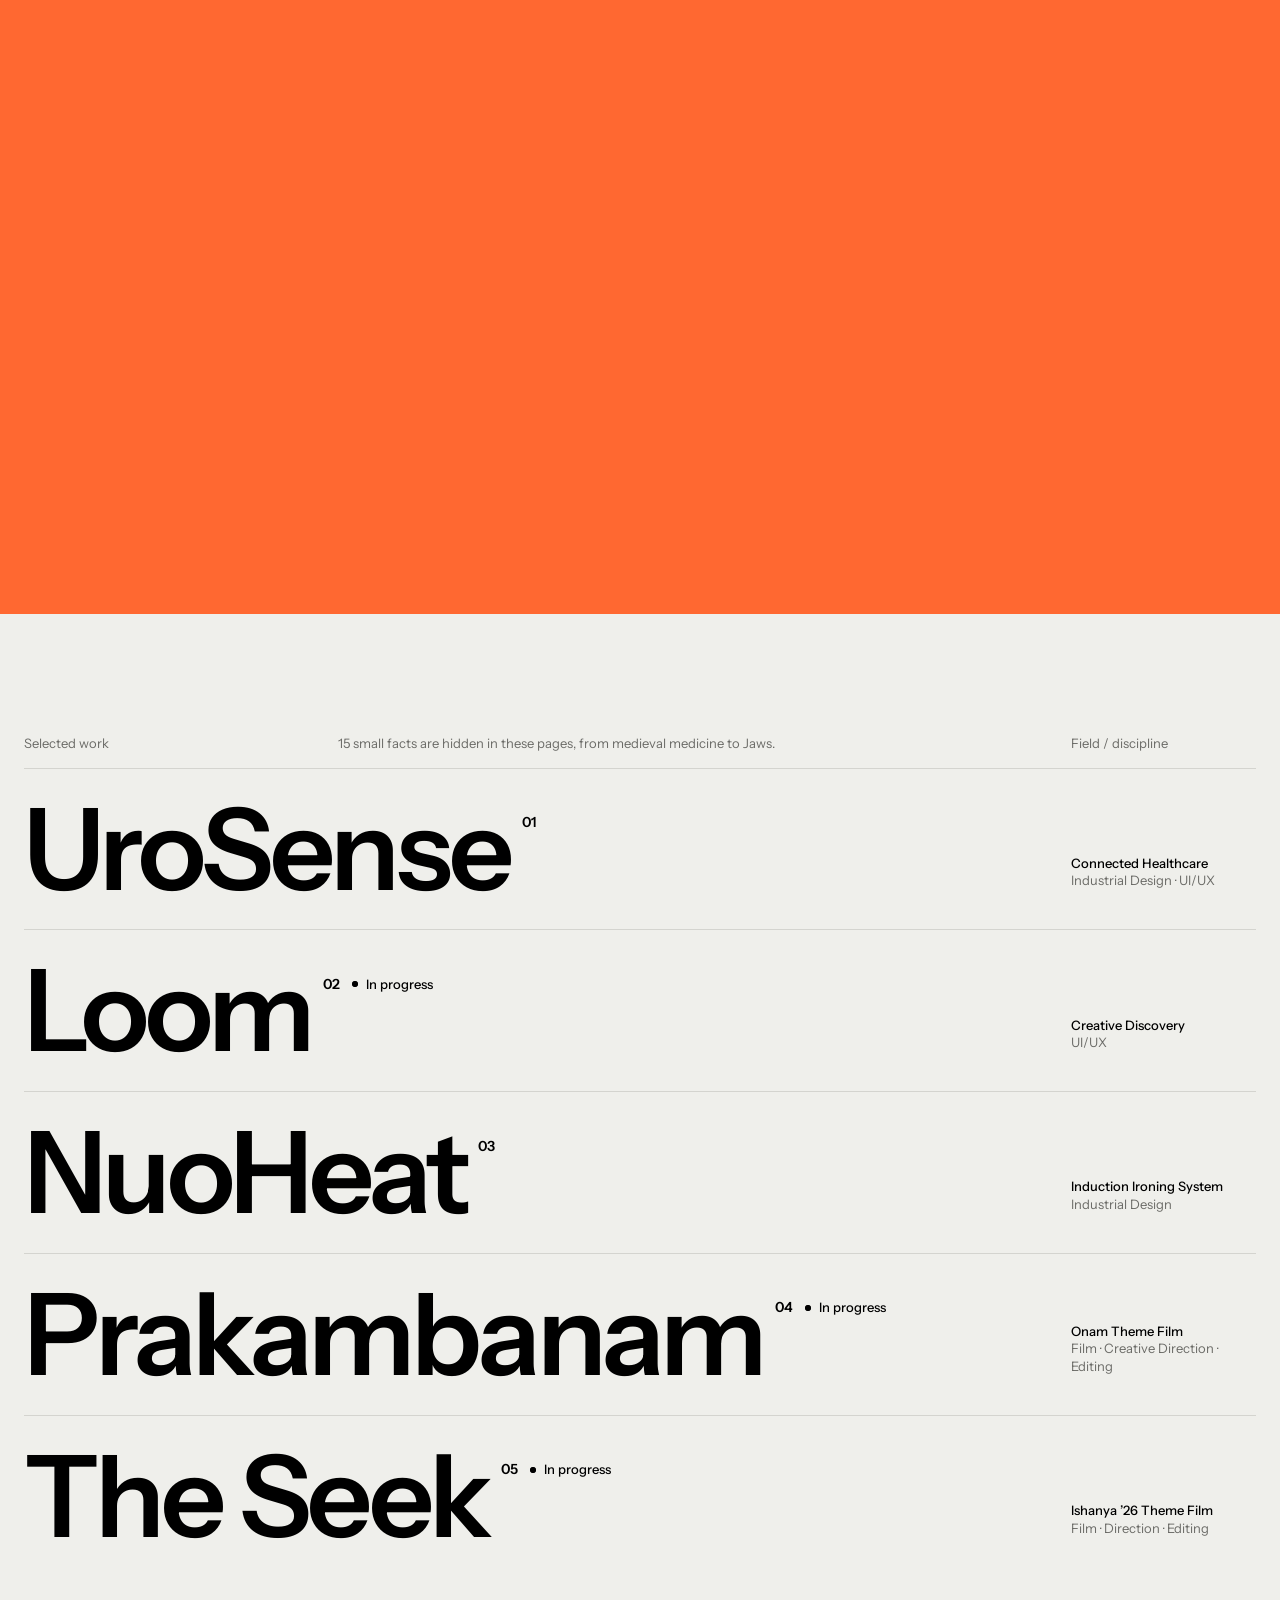
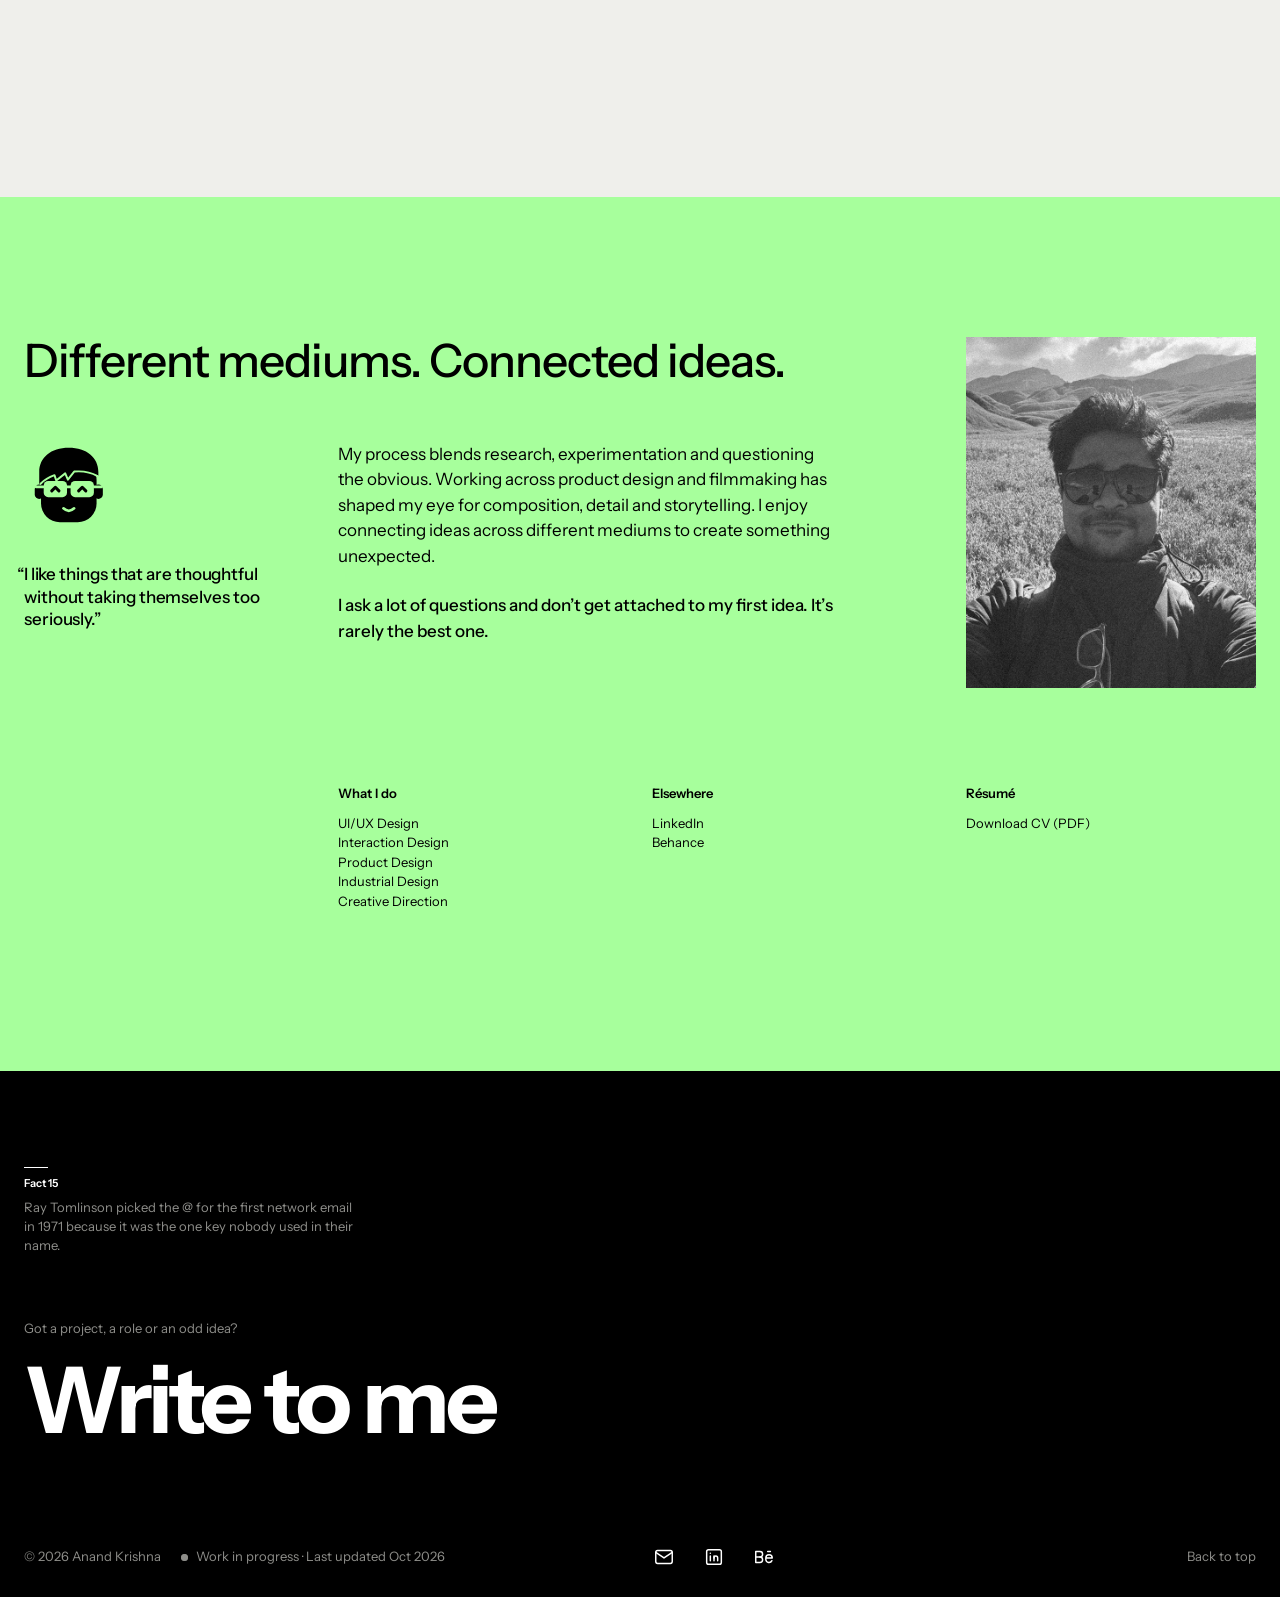
<file: index.html>
<!doctype html>
<html lang="en">
<head>
  <meta charset="utf-8">
  <meta name="viewport" content="width=device-width, initial-scale=1">
  <title>Anand Krishna</title>
  <meta name="description" content="Anand Krishna designs digital and physical products, and directs films.">
  <meta name="theme-color" content="#FF6831">
  <link rel="preconnect" href="https://fonts.googleapis.com">
  <link rel="preconnect" href="https://fonts.gstatic.com" crossorigin>
  <link rel="stylesheet" href="https://fonts.googleapis.com/css2?family=Instrument+Sans:wght@400..700&display=swap">
  <link rel="stylesheet" href="assets/css/style.css">
  <script>
    // Hold the hero back until the entrance animation starts (no flash of the final state).
    // The black opening curtain plays once per visit. If scripts fail, everything shows anyway.
    (function () {
      var d = document.documentElement;
      if (matchMedia('(prefers-reduced-motion: reduce)').matches) return;
      var seen = false;
      try { seen = sessionStorage.getItem('ak-curtain') === '1'; } catch (e) {}
      d.classList.add('intro');
      if (!seen) d.classList.add('curtain');
      setTimeout(function () { d.classList.remove('intro', 'curtain', 'curtain-leaving'); }, seen ? 2500 : 5000);
    })();
  </script>
  <!-- Render-blocking, so the project rows exist at first paint and the title can morph back from a project page. -->
  <script type="module" src="assets/js/home.js" blocking="render"></script>
</head>
<body class="t-paper" id="top">
  <div class="curtain-screen" aria-hidden="true"><p class="curtain__words"><span data-word>Designer</span></p></div>
  <a class="skip" href="#work">Skip to work</a>

  <header class="hero t-orange">
    <div data-nav></div>
    <div class="wrap">
      <h1 class="hero__name" data-fit="fill" aria-label="Anand Krishna"><span class="l">Anand</span> <span class="l">Krishna</span></h1>
      <div class="hero__row grid">
        <p class="hero__intro">I design digital and physical products, and direct films.</p>
        <div class="facts">
          <p class="facts__label">Things to know about me, <span class="facts__num" aria-hidden="true"><span class="facts__d"><span data-digit>0</span></span><span class="facts__d"><span data-digit>1</span></span></span><span class="sr" data-fact-sr>1</span> of <span data-fact-total>08</span></p>
          <div class="facts__win"><p class="facts__line" data-fact aria-live="polite"></p></div>
          <button class="facts__btn" type="button" data-shuffle>Next</button>
        </div>
      </div>
    </div>
  </header>

  <main>
    <section class="index wrap" id="work" aria-labelledby="work-h">
      <div class="index__head grid">
        <h2 class="index__h" id="work-h">Selected work</h2>
        <p class="index__hook" data-index-hook></p>
        <p class="index__fd">Field / discipline</p>
      </div>
      <ol class="index__list" data-index></ol>
    </section>

    <section class="about t-green" id="info" aria-label="About">
      <div class="wrap grid">
        <h2 class="about__head">Different mediums. Connected ideas.</h2>
        <div class="about__portrait">
          <img src="assets/img/about/portrait.jpg" alt="Anand Krishna in sunglasses and a dark jacket, smiling in a wide grass valley with hills behind him" width="660" height="800" loading="lazy" decoding="async">
        </div>
        <div class="about__me">
          <div data-me-slot="about"></div>
          <p class="about__quote">“I like things that are thoughtful without taking themselves too seriously.”</p>
        </div>
        <div class="about__body">
          <p>My process blends research, experimentation and questioning the obvious. Working across product design and filmmaking has shaped my eye for composition, detail and storytelling. I enjoy connecting ideas across different mediums to create something unexpected.</p>
          <p>I ask a lot of questions and don’t get attached to my first idea. It’s rarely the best one.</p>
        </div>
        <div class="about__col about__col--1"><h3>What I do</h3><p>UI/UX Design<br>Interaction Design<br>Product Design<br>Industrial Design<br>Creative Direction</p></div>
        <div class="about__col about__col--2"><h3>Elsewhere</h3><p><a href="https://www.linkedin.com/in/anandkrishna16/" target="_blank" rel="noopener noreferrer">LinkedIn</a><br><a href="https://www.behance.net/anandkrishna16" target="_blank" rel="noopener noreferrer">Behance</a></p></div>
        <div class="about__col about__col--3"><h3>Résumé</h3><p><a href="assets/Anand_Krishna_Resume.pdf" download="Anand_Krishna_Resume.pdf">Download CV (PDF)</a></p></div>
      </div>
    </section>
  </main>

  <div data-footer></div>
</body>
</html>
</file>
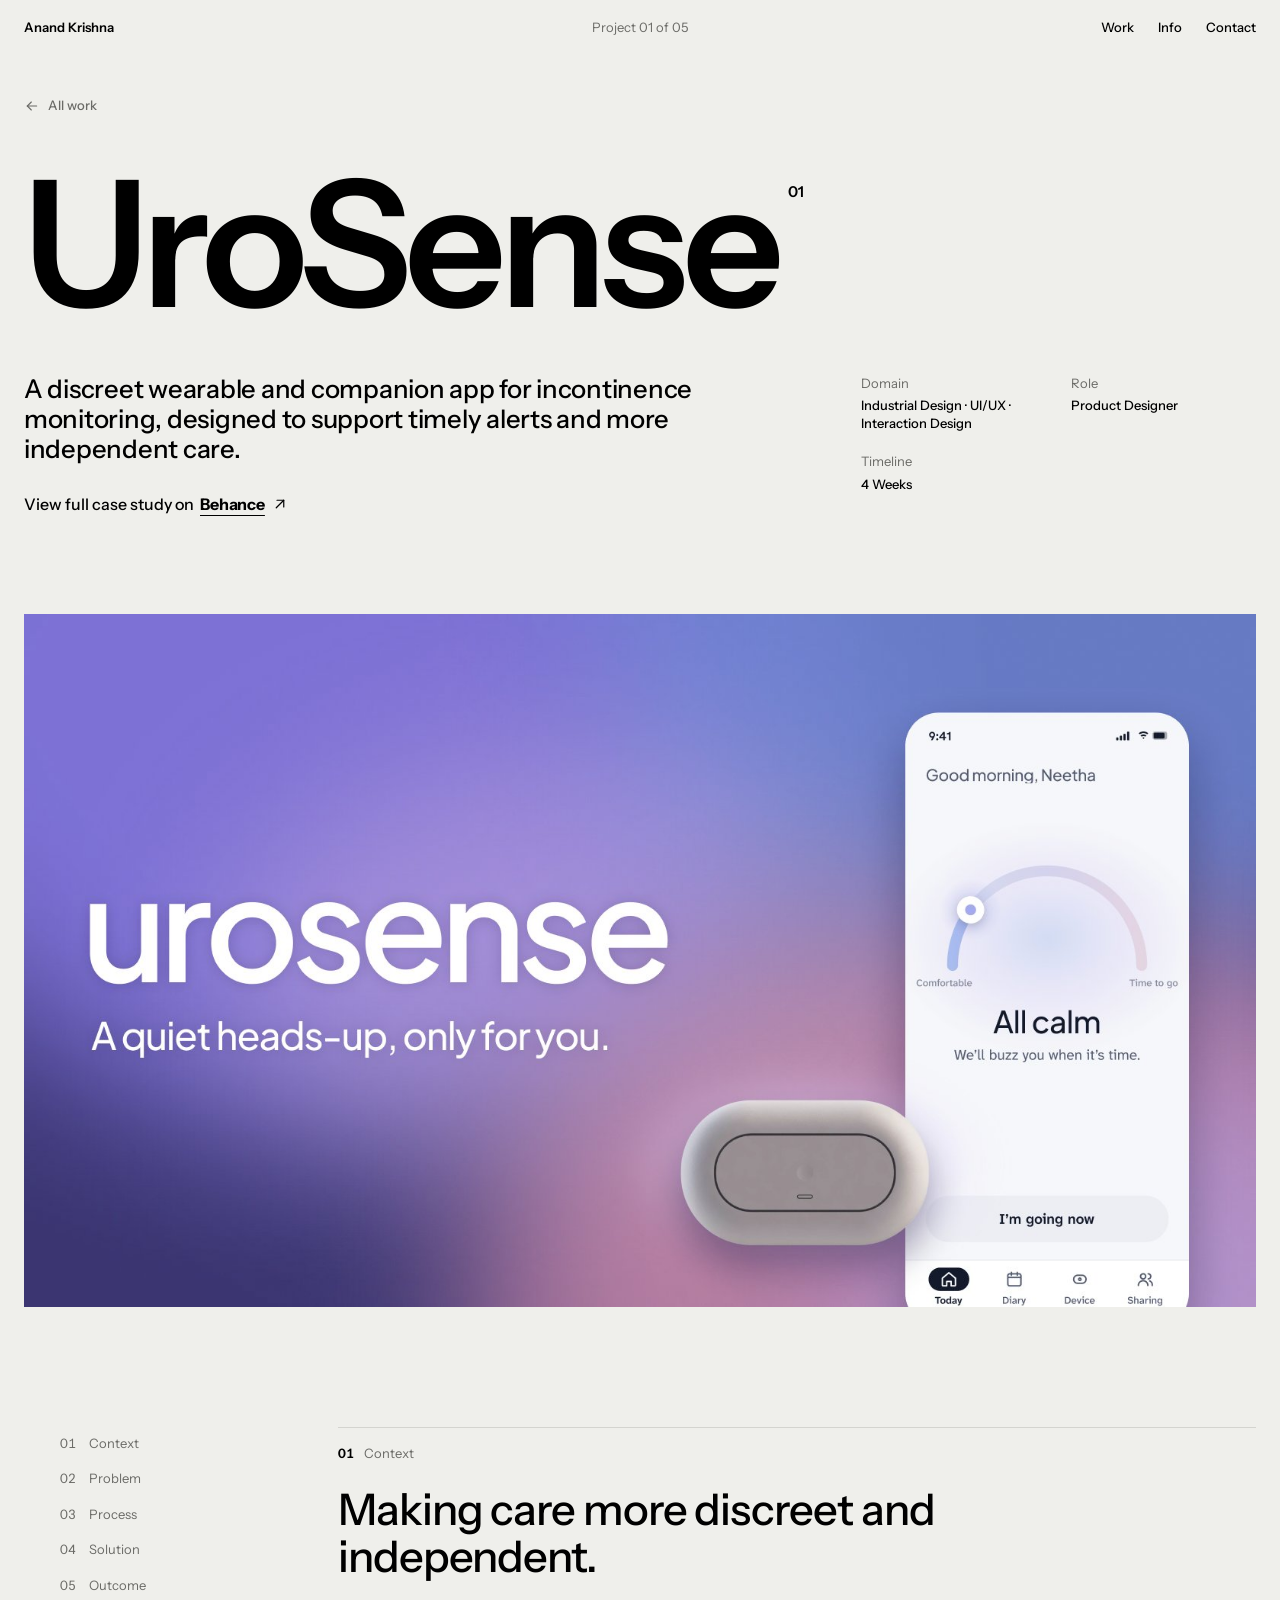
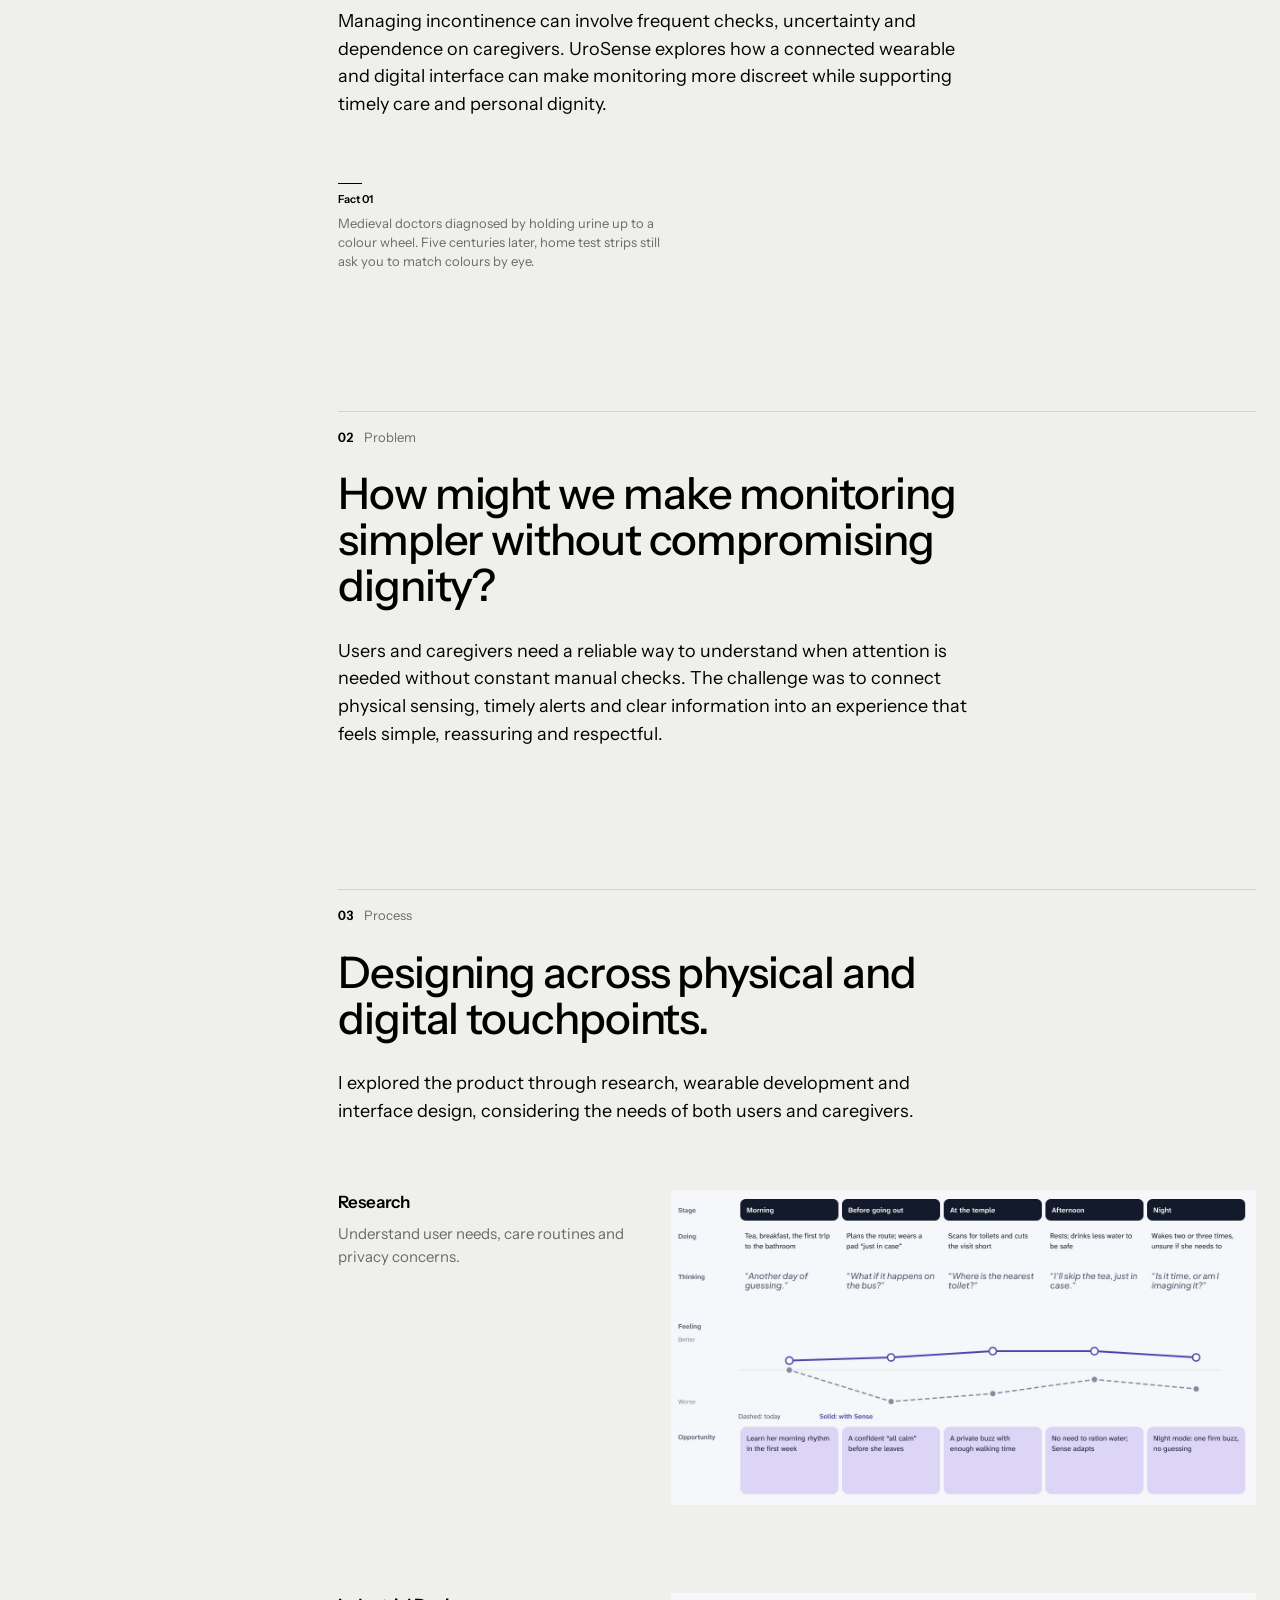
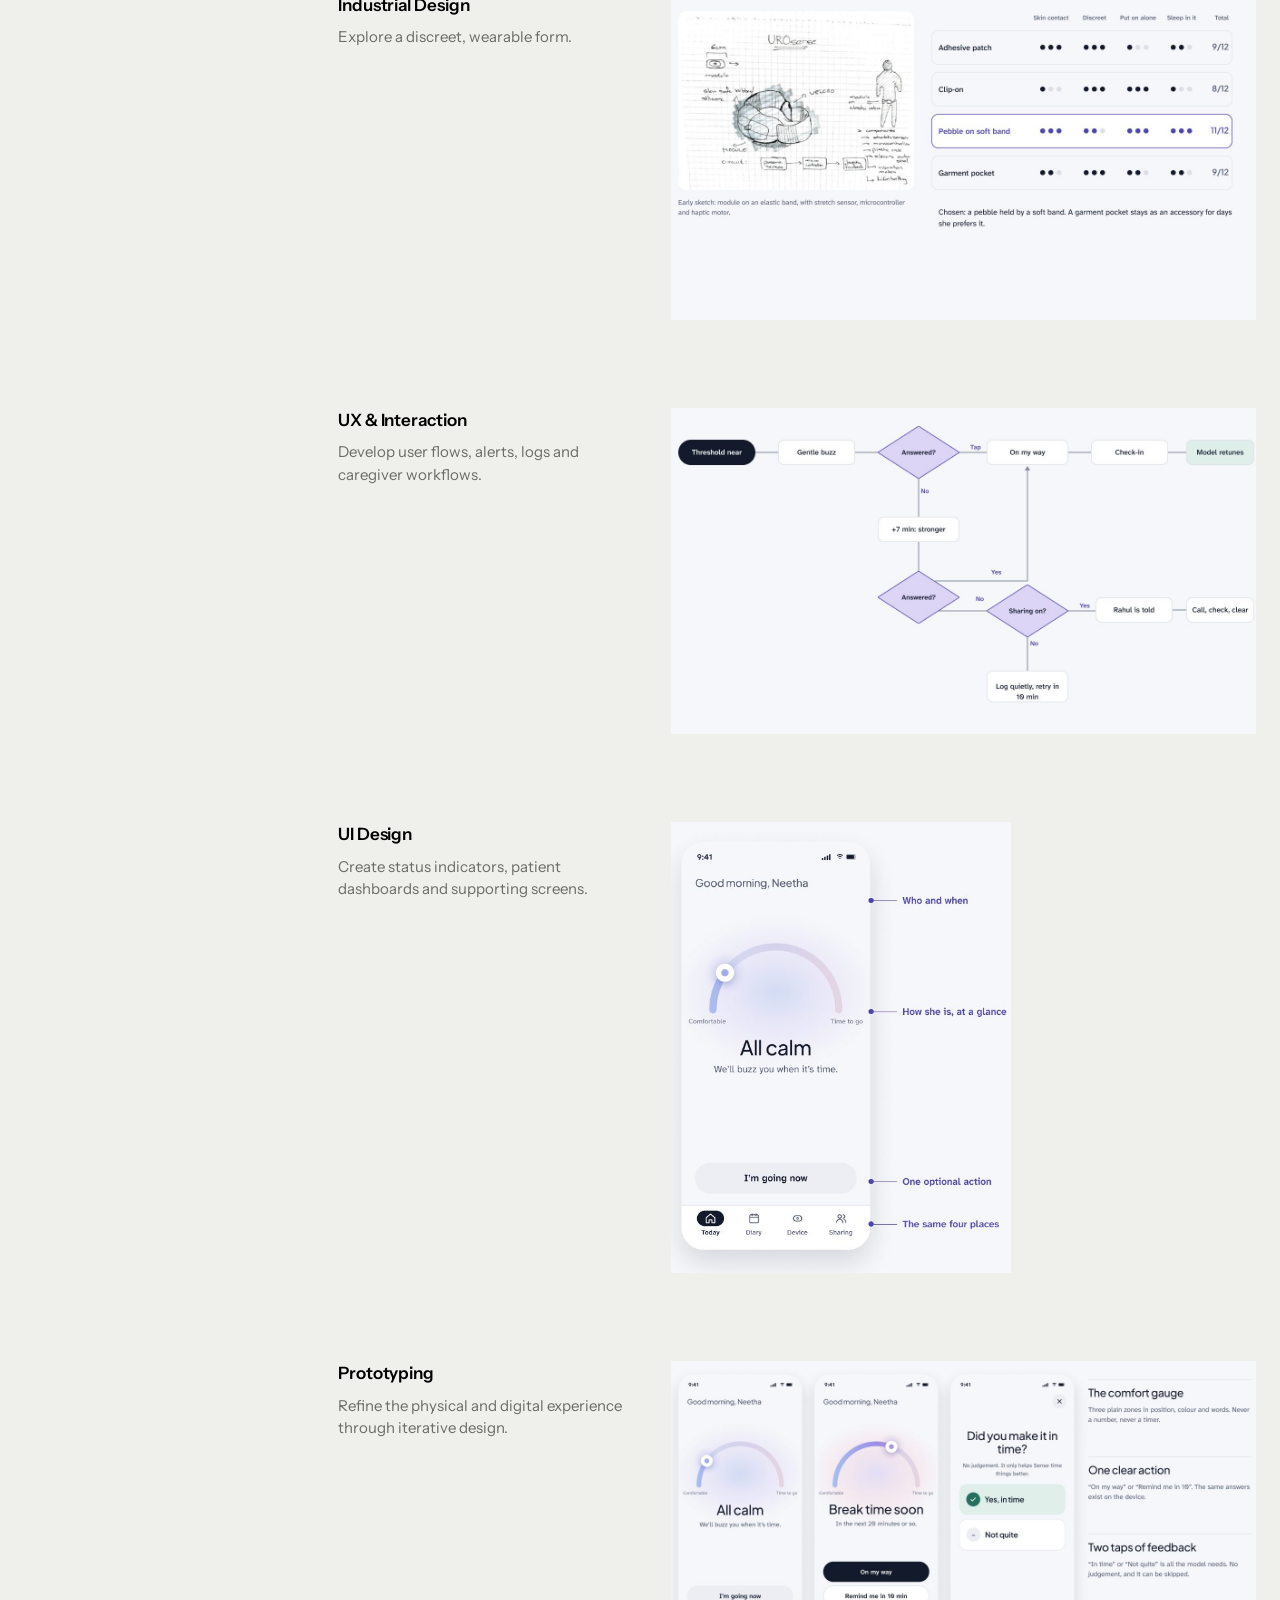
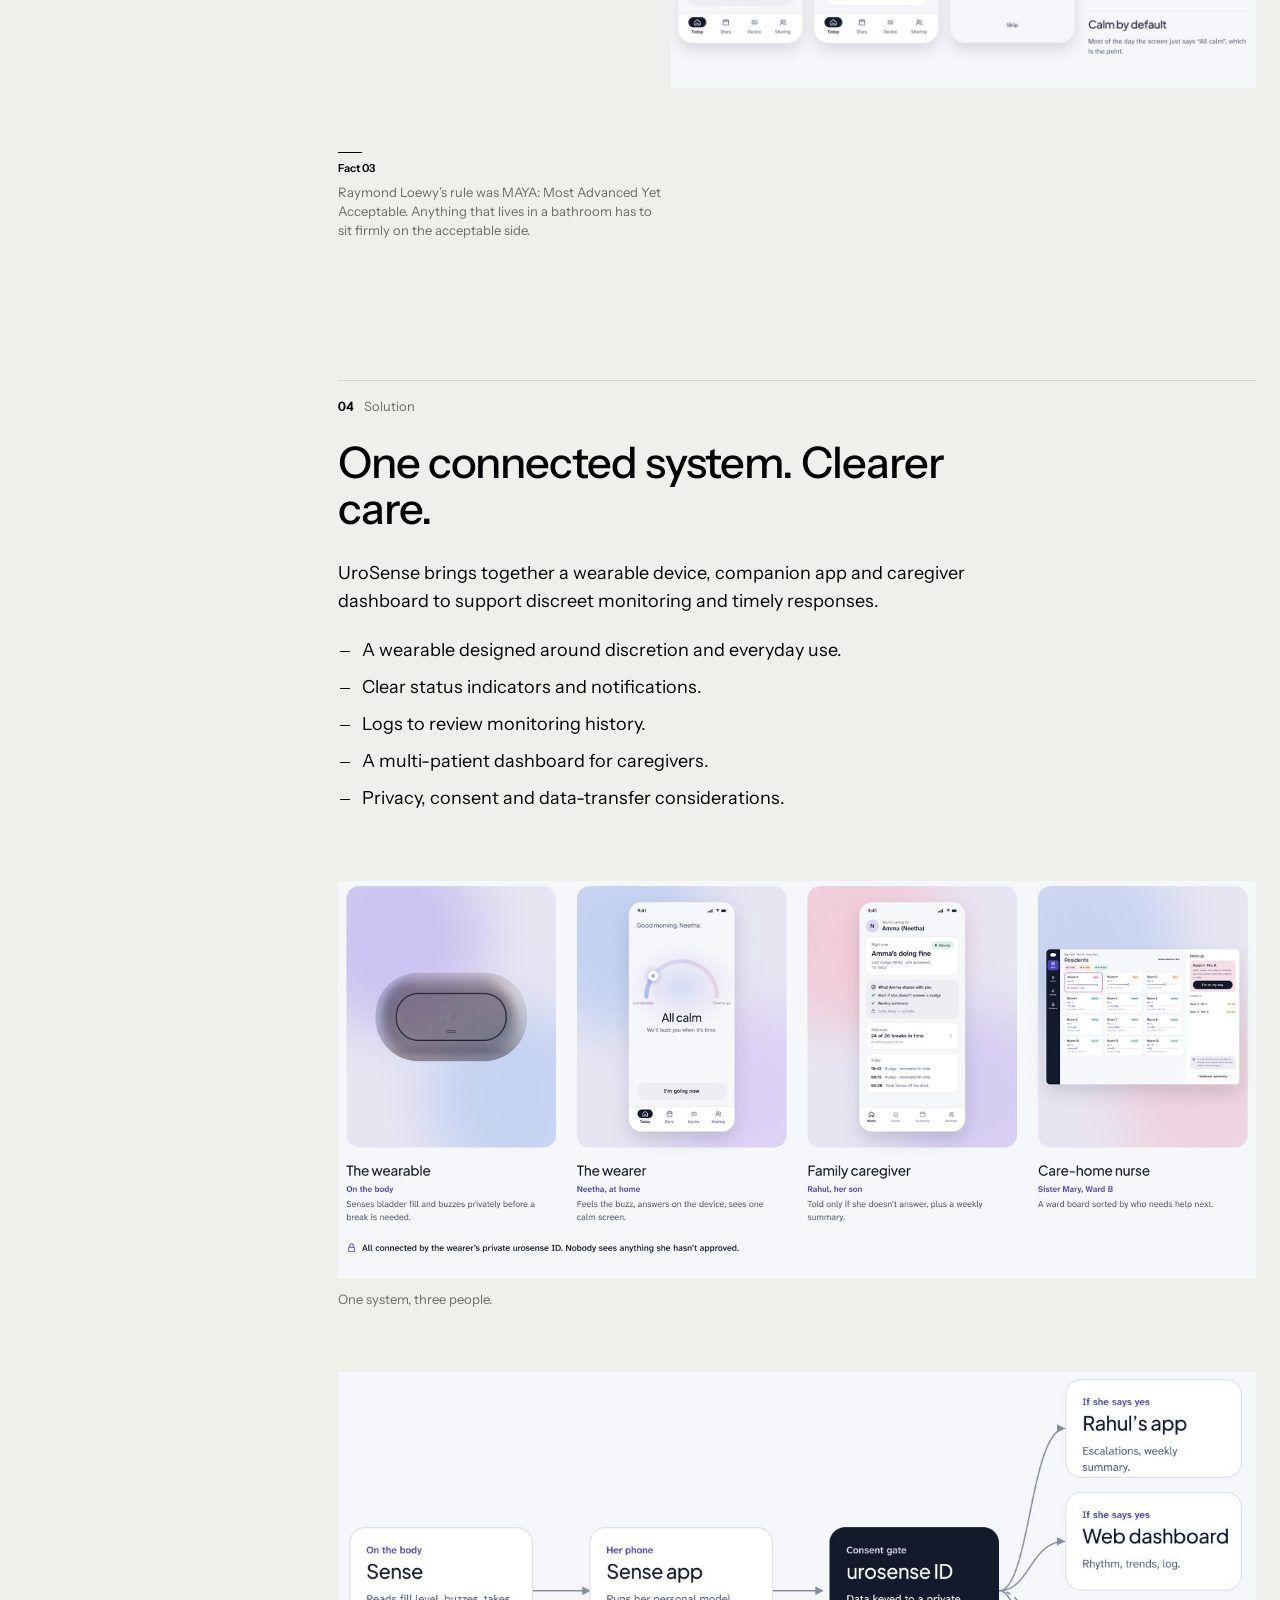
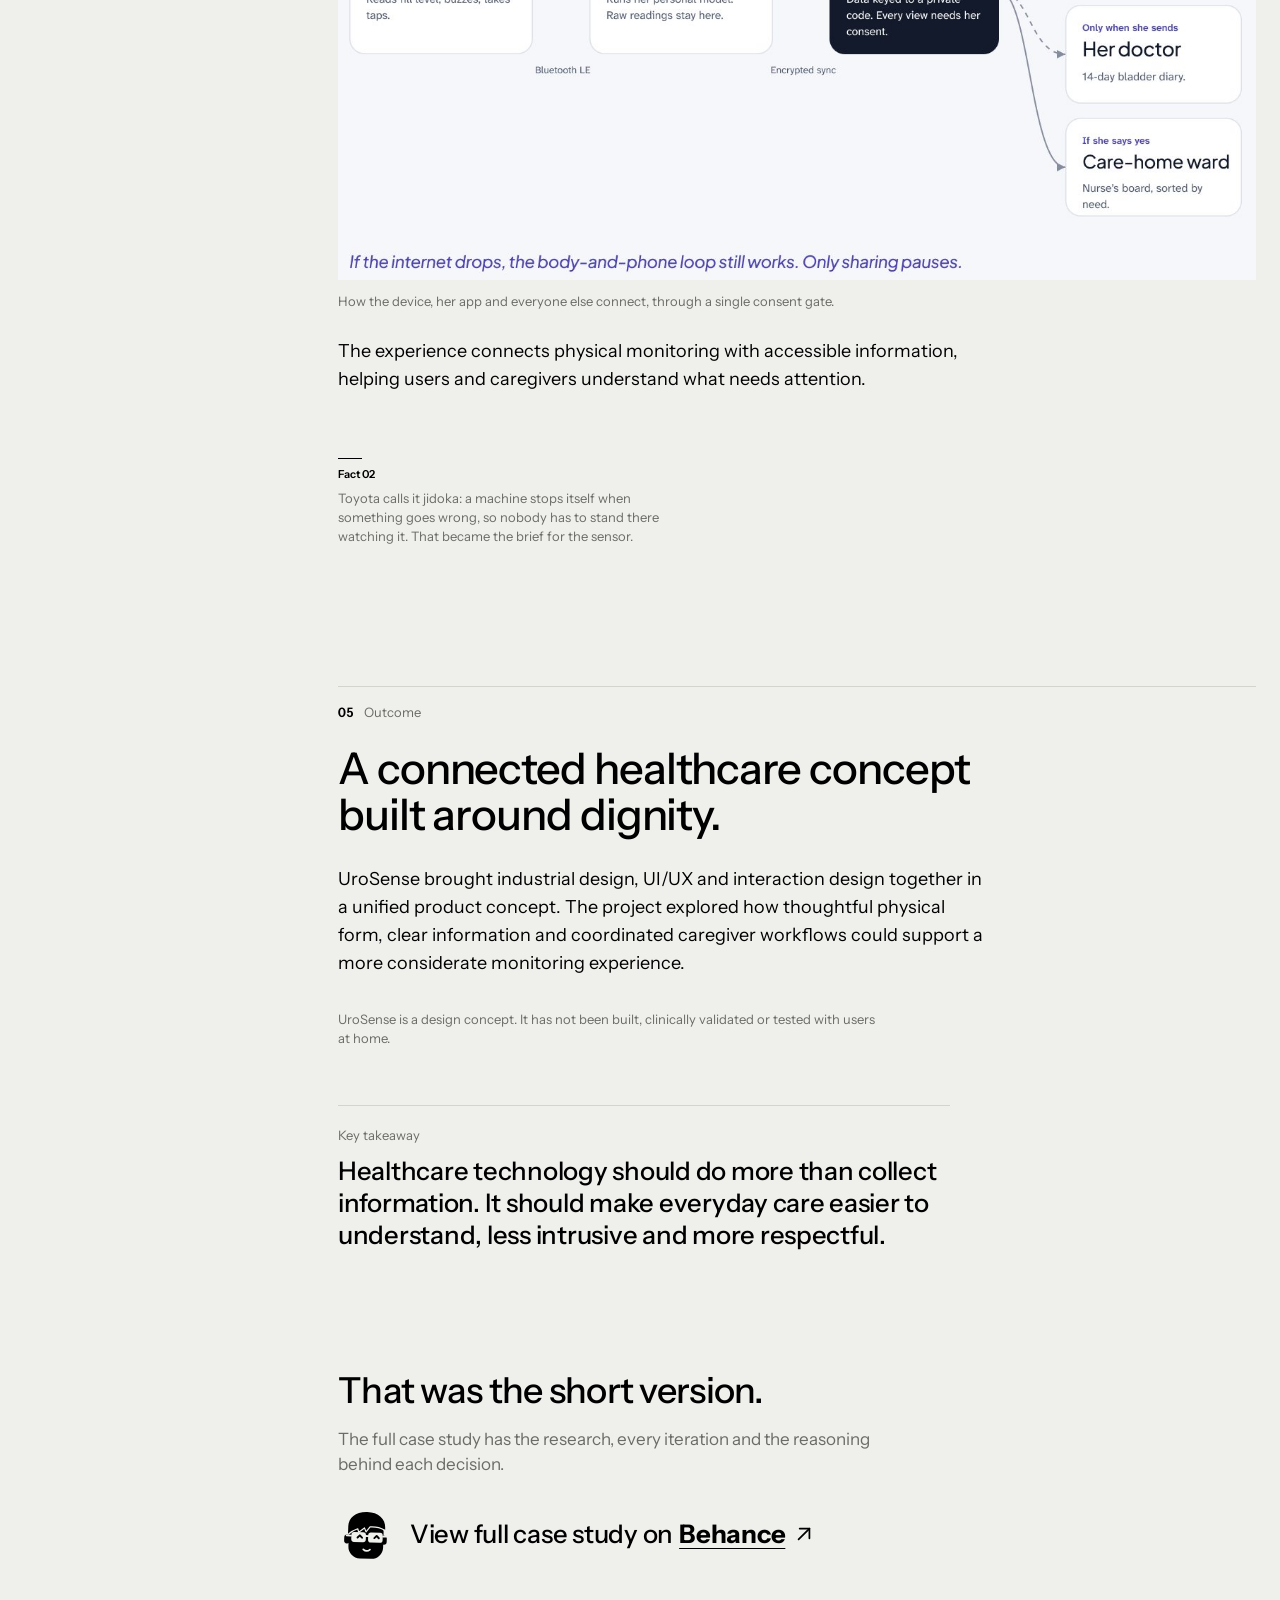
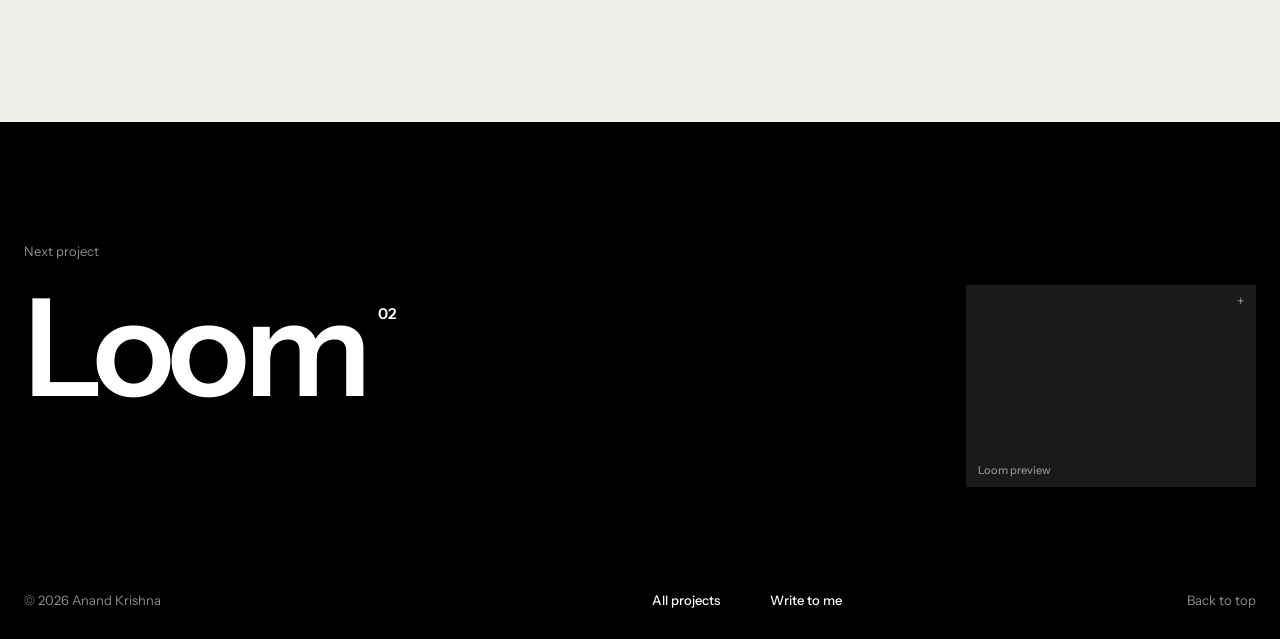
<file: project.html>
<!doctype html>
<html lang="en">
<head>
  <meta charset="utf-8">
  <meta name="viewport" content="width=device-width, initial-scale=1">
  <title>Anand Krishna</title>
  <meta name="theme-color" content="#EFEFEB">
  <link rel="preconnect" href="https://fonts.googleapis.com">
  <link rel="preconnect" href="https://fonts.gstatic.com" crossorigin>
  <link rel="stylesheet" href="https://fonts.googleapis.com/css2?family=Instrument+Sans:wght@400..700&display=swap">
  <link rel="stylesheet" href="assets/css/style.css">
  <!-- Render-blocking, so the page is built before it first paints: the title can then morph in from the home page. -->
  <script type="module" src="assets/js/project.js" blocking="render"></script>
</head>
<body class="t-paper" id="top">
  <a class="skip" href="#content">Skip to content</a>
  <header data-nav></header>
  <main id="content" data-page></main>
</body>
</html>
</file>
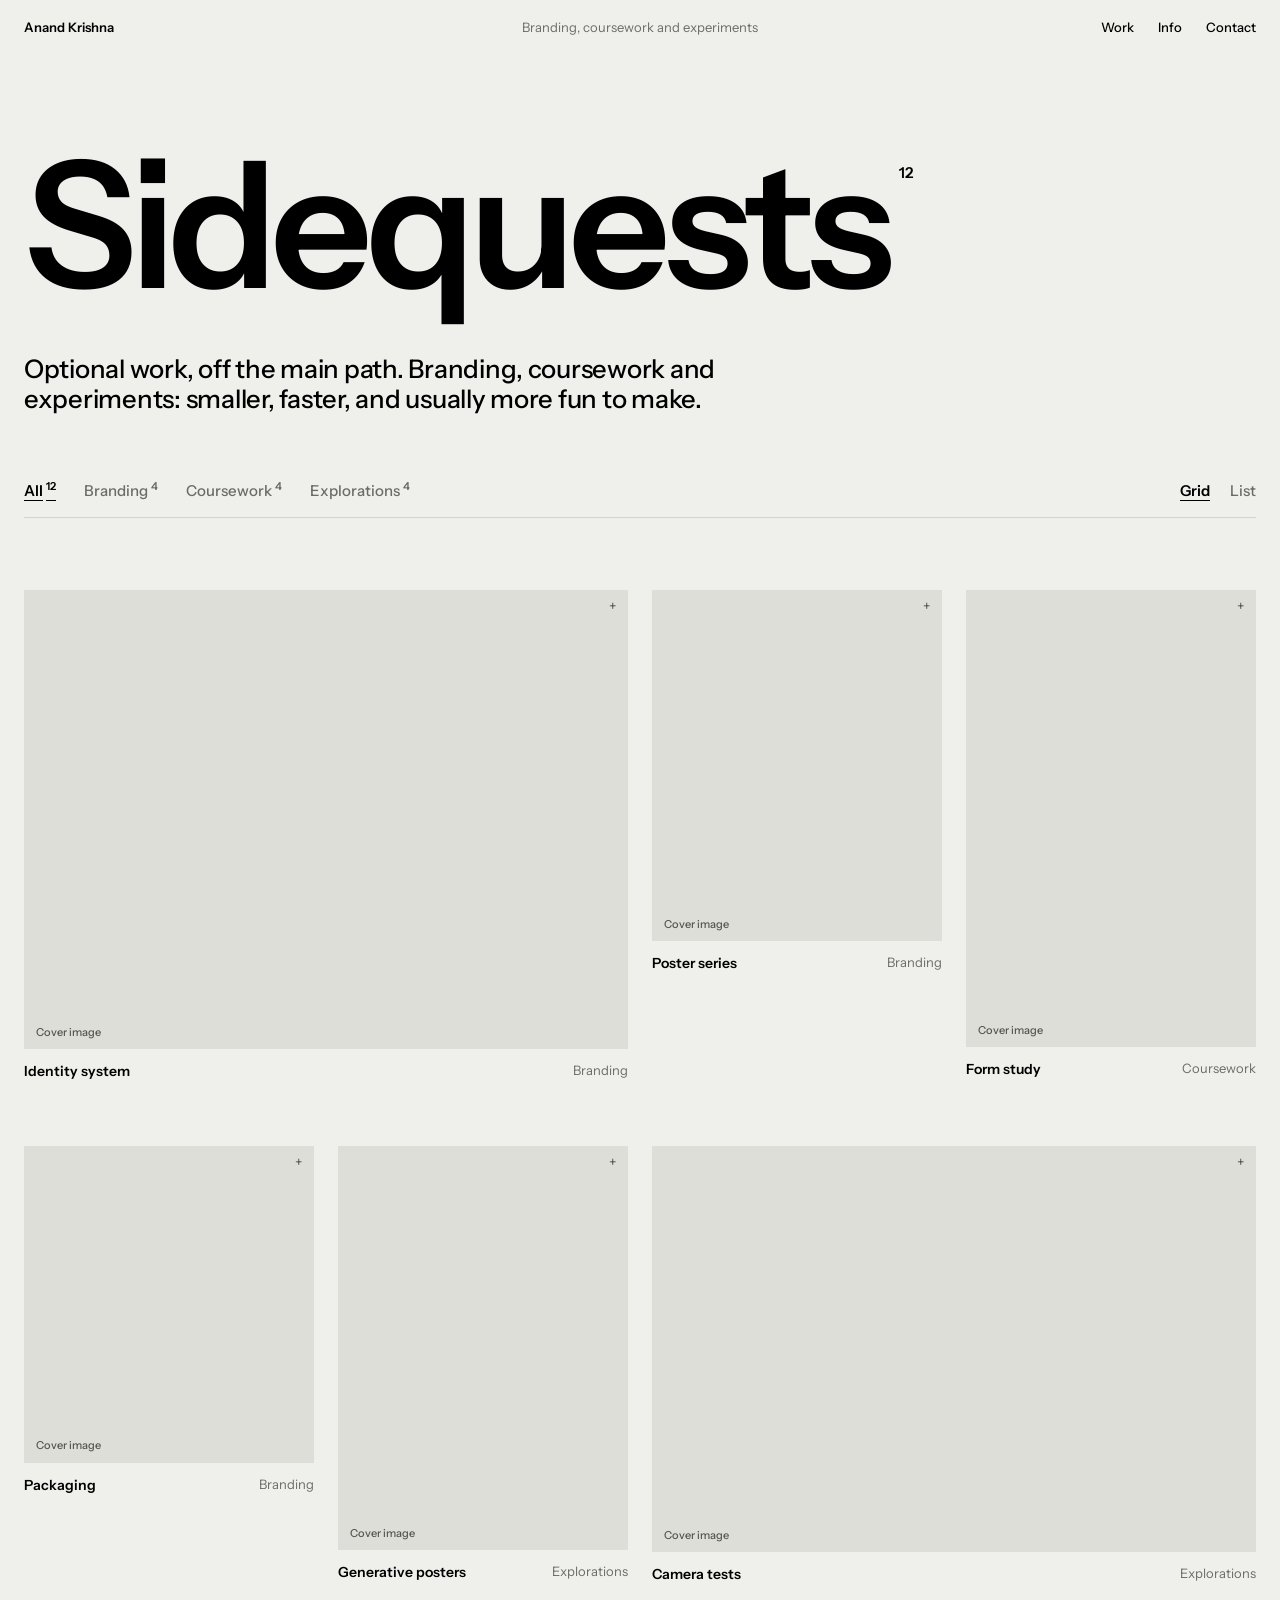
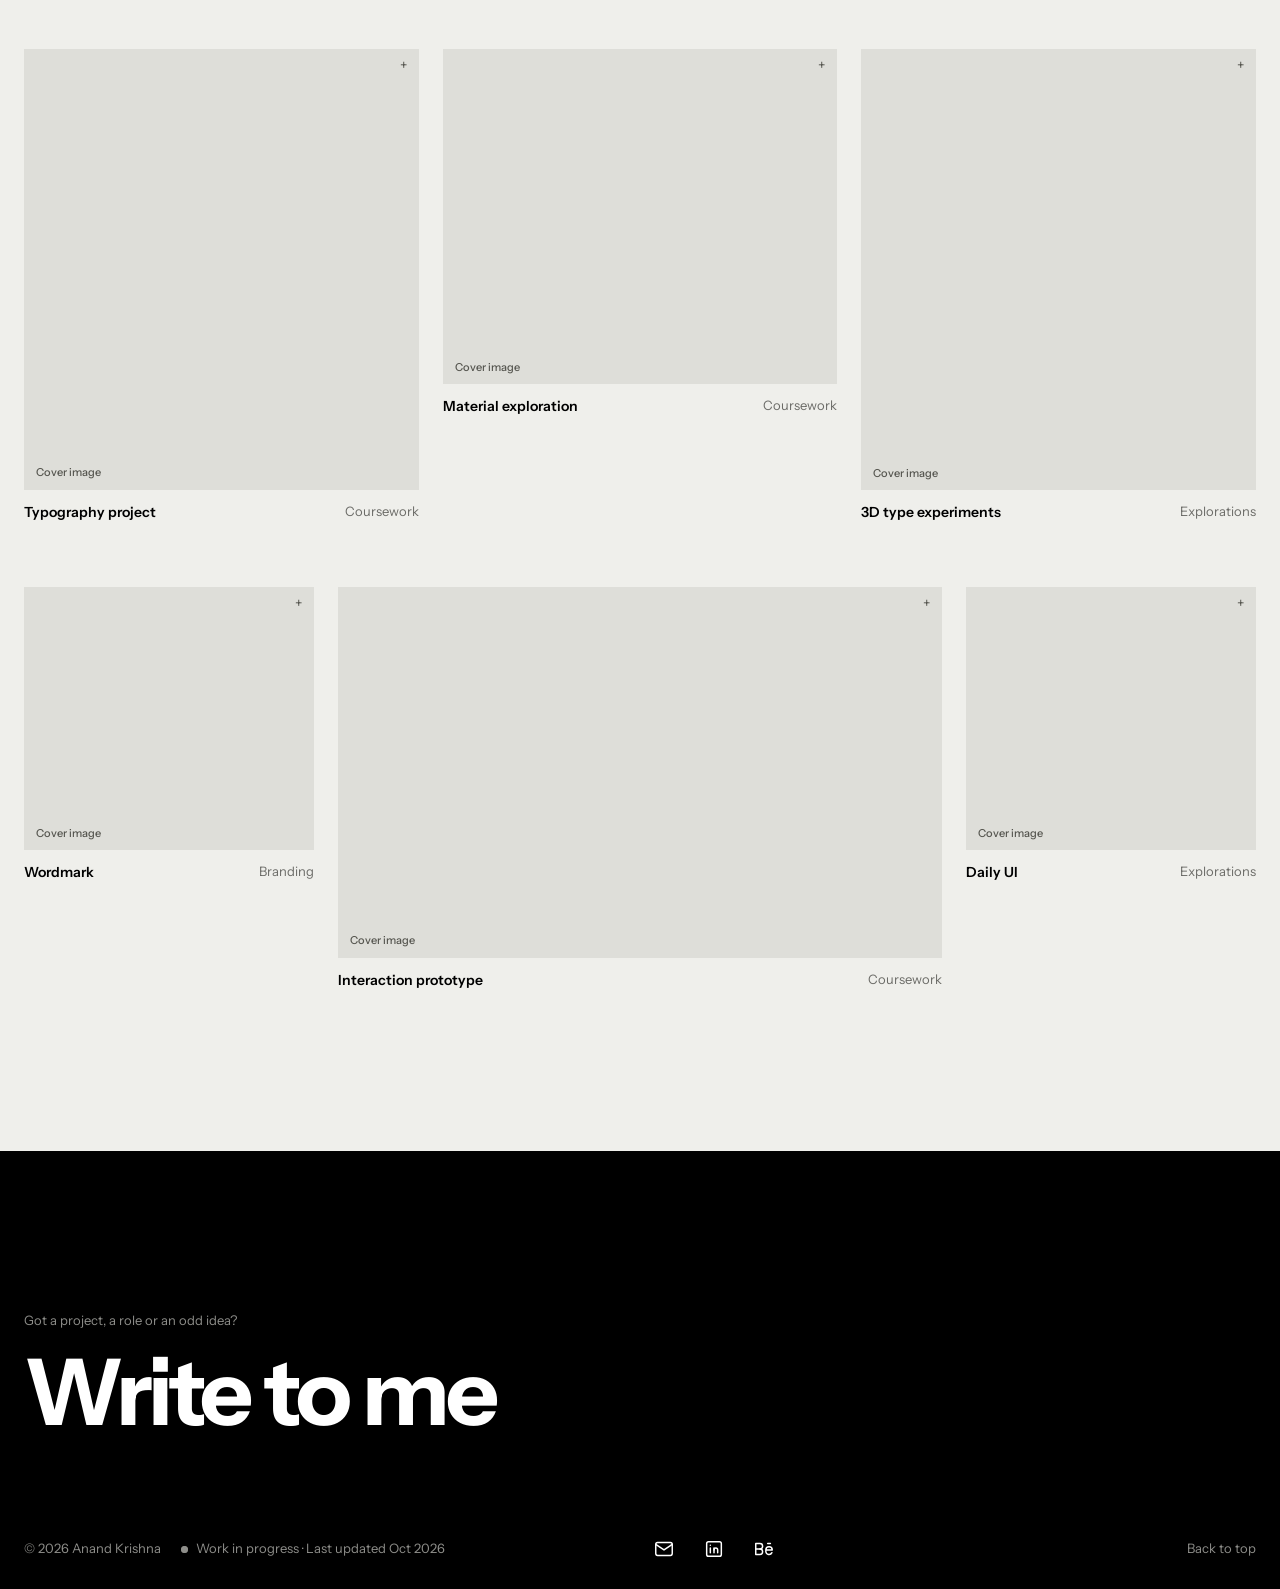
<file: sidequests.html>
<!doctype html>
<html lang="en">
<head>
  <meta charset="utf-8">
  <meta name="viewport" content="width=device-width, initial-scale=1">
  <title>Sidequests, Anand Krishna</title>
  <meta name="description" content="Branding, coursework and experiments by Anand Krishna.">
  <meta name="theme-color" content="#EFEFEB">
  <link rel="preconnect" href="https://fonts.googleapis.com">
  <link rel="preconnect" href="https://fonts.gstatic.com" crossorigin>
  <link rel="stylesheet" href="https://fonts.googleapis.com/css2?family=Instrument+Sans:wght@400..700&display=swap">
  <link rel="stylesheet" href="assets/css/style.css">
</head>
<body class="t-paper" id="top">
  <a class="skip" href="#content">Skip to content</a>
  <header data-nav></header>
  <main id="content">
    <section class="ctitle wrap">
      <h1 class="ctitle__h" data-fit-box><span class="ctitle__t" data-fit="shrink" data-reserve="48">Sidequests</span><span class="sup" data-count></span></h1>
      <div class="ctitle__row grid">
        <p class="ctitle__sum">Optional work, off the main path. Branding, coursework and experiments: smaller, faster, and usually more fun to make.</p>
      </div>
      <div class="sq-bar">
        <div class="sq-filters" data-filters role="group" aria-label="Filter by category"></div>
        <div class="sq-views" data-views role="group" aria-label="View">
          <button type="button" aria-pressed="true" data-view="grid">Grid</button>
          <button type="button" aria-pressed="false" data-view="list">List</button>
        </div>
      </div>
    </section>
    <section class="wrap sq-wrap" aria-label="Sidequests">
      <ul class="sq-grid" data-grid></ul>
      <ul class="sq-list" data-list hidden></ul>
    </section>
  </main>
  <div data-footer></div>

  <dialog class="sqd" data-dialog aria-label="Sidequest details">
    <button type="button" class="sqd__close" data-dialog-close>Close</button>
    <div data-dialog-body></div>
  </dialog>

  <script type="module" src="assets/js/sidequests.js"></script>
</body>
</html>
</file>
<file: assets/css/style.css>
﻿/* Anand Krishna, portfolio */

@view-transition { navigation: auto; }
/* The shared project title glides between pages; the rest crossfades quietly. */
::view-transition-group(*) { animation-duration: 650ms; animation-timing-function: cubic-bezier(.2, .7, .2, 1); }
::view-transition-old(root), ::view-transition-new(root) { animation-duration: 320ms; }
@media (prefers-reduced-motion: reduce) { ::view-transition-group(*), ::view-transition-old(*), ::view-transition-new(*) { animation: none; } }

:root {
  --ink: #000;
  --paper: #EFEFEB;
  --white: #FFF;
  --accent: #2B2BFF;
  --orange: #FF6831;
  --green: #A7FF9C;
  --pad: 24px;
  --gap: 24px;
  --font: 'Instrument Sans', 'Helvetica Neue', Arial, sans-serif;
  --ease: cubic-bezier(.2, .7, .2, 1);
}

/* Themes set every semantic colour, so nested sections never inherit the wrong one. */
.t-paper, .t-white, .t-orange, .t-green { --fg: #000; --mute: #6B6B67; --line: #D4D4CF; --slot: #DEDED9; --cap: #55554F; color: var(--fg); }
.t-paper { --bg: var(--paper); background: var(--bg); }
.t-white { --bg: var(--white); background: var(--bg); }
.t-orange { --bg: var(--orange); --mute: #000; background: var(--bg); }
.t-green { --bg: var(--green); --mute: #000; background: var(--bg); }
.t-ink { --bg: #000; --fg: #FFF; --mute: #8E8E8A; --line: #2A2A2A; --slot: #1A1A1A; --cap: #8E8E8A; background: var(--bg); color: var(--fg); }
.t-accent { --bg: var(--accent); --fg: #FFF; --mute: #EFEFEB; --line: rgba(255,255,255,.45); --slot: #1A1A1A; --cap: #8E8E8A; background: var(--bg); color: var(--fg); }

*, *::before, *::after { box-sizing: border-box; }
html { -webkit-text-size-adjust: 100%; scroll-behavior: smooth; }
@media (prefers-reduced-motion: reduce) { html { scroll-behavior: auto; } }
body { margin: 0; font-family: var(--font); font-size: 17px; line-height: 1.5; -webkit-font-smoothing: antialiased; text-rendering: optimizeLegibility; }
h1, h2, h3, p, figure, dl, dd, ul, ol { margin: 0; padding: 0; }
ul, ol { list-style: none; }
a { color: inherit; text-decoration: none; }
button { font: inherit; color: inherit; background: none; border: 0; padding: 0; cursor: pointer; }
:focus-visible { outline: 2px solid var(--accent); outline-offset: 3px; }
.t-accent :focus-visible { outline-color: #fff; }
.mute { color: var(--mute); }
.skip { position: absolute; left: -9999px; top: 8px; z-index: 100; background: #fff; color: #000; padding: 8px 12px; }
.skip:focus { left: 16px; }

.wrap { padding-inline: var(--pad); }
.grid { display: grid; grid-template-columns: repeat(12, minmax(0, 1fr)); column-gap: var(--gap); }

/* ---------- placeholder ---------- */
.ph { position: relative; width: 100%; background: var(--slot); }
.ph__cap { position: absolute; left: 12px; bottom: 10px; right: 28px; font-size: 11px; font-weight: 500; line-height: 1.3; color: var(--cap); }
.ph__mark { position: absolute; right: 12px; top: 6px; font-size: 14px; color: var(--cap); }

/* ---------- nav ---------- */
.nav { position: relative; display: flex; align-items: center; justify-content: space-between; padding: 20px var(--pad); font-size: 13px; line-height: 1.2; z-index: 5; }
.nav__name { font-weight: 600; }
.nav__ctx { position: absolute; left: 50%; transform: translateX(-50%); color: var(--mute); white-space: nowrap; }
.nav__links { display: flex; gap: 24px; font-weight: 500; }
.nav__links a, .footer__links a, .about__col a { text-underline-offset: 3px; }
.nav__links a:hover, .nav__links a[aria-current="page"], .footer__links a:hover, .about__col a:hover { text-decoration: underline; }
.nav__menu { display: none; font-size: 13px; font-weight: 500; padding: 14px 12px; margin: -14px -12px; }

/* ---------- hero ---------- */
.hero { padding-bottom: 140px; }
.hero__name { display: inline-block; white-space: nowrap; font-size: 180px; font-weight: 700; letter-spacing: -.045em; line-height: .86; margin-top: 72px; }
.hero__name .l { display: inline-block; }
.hero__name .ch { display: inline-block; transform-origin: 0 100%; }
/* Entrance: letters rise from below their own baseline, so clip only the bottom edge. */
.hero__name.is-entering .l { clip-path: inset(-60% -15% 0 -15%); }
.intro :is(.hero__name, .hero .nav, .hero__intro, .facts) { opacity: 0; }
.hero__row { margin-top: 56px; align-items: start; }
.hero__intro { grid-column: 7 / span 6; grid-row: 1; font-size: clamp(24px, 2.8vw, 40px); font-weight: 500; letter-spacing: -.02em; line-height: 1.08; max-width: 15em; }
.facts { grid-column: 1 / span 5; grid-row: 1; padding-top: 6px; }
.facts__label { font-size: 13px; line-height: 1.3; font-variant-numeric: tabular-nums; }
.facts__num { display: inline-flex; vertical-align: bottom; }
.facts__d { display: inline-block; overflow: hidden; height: 1.3em; }
.facts__d > span { display: inline-block; }
.facts__win { overflow: hidden; margin: 10px 0 12px; min-height: 2.36em; font-size: 24px; }
.sr { position: absolute; width: 1px; height: 1px; overflow: hidden; clip-path: inset(50%); white-space: nowrap; }
.facts__line { font-size: 24px; font-weight: 500; letter-spacing: -.008em; line-height: 1.18; max-width: 19em; }
.facts__btn { display: inline-block; font-size: 15px; font-weight: 600; text-decoration: underline; text-decoration-thickness: 2px; text-underline-offset: 4px; padding: 12px 0; margin: -12px 0; transform-origin: 0 50%; transition: transform 320ms cubic-bezier(.34, 1.56, .64, 1); }
/* Grows with a slight spring on hover; settles back quicker on leave. */
.facts__btn:focus-visible { transform: scale(1.18); }
@media (hover: hover) {
  .facts__btn:hover { transform: scale(1.18); }
  .facts__btn:not(:hover):not(:focus-visible) { transition-duration: 200ms; transition-timing-function: cubic-bezier(.2, .7, .2, 1); }
}
.facts__btn:active { transform: scale(1.08); transition-duration: 90ms; }
.facts__btn:focus-visible { outline-color: #000; }
@media (prefers-reduced-motion: reduce) {
  .facts__btn { transition: none; }
  .facts__btn:hover, .facts__btn:focus-visible { transform: none; text-decoration-thickness: 3px; }
}

/* ---------- index ---------- */
.index { padding-top: 120px; padding-bottom: 220px; }
.index__head { font-size: 13px; color: var(--mute); padding-bottom: 14px; border-bottom: 1px solid var(--line); }
.index__h { font-size: inherit; font-weight: 400; grid-column: 1 / span 3; }
.index__hook { grid-column: 4 / span 6; }
.index__fd { grid-column: 11 / span 2; }
.row { border-bottom: 1px solid var(--line); }
.row:last-child { border-bottom: 0; }
.row a { display: grid; grid-template-columns: repeat(12, minmax(0, 1fr)); column-gap: var(--gap); align-items: end; padding: 28px 0; }
.row__title { grid-column: 1 / span 10; display: flex; align-items: flex-start; gap: 12px; }
.row__t { font-size: clamp(52px, 8.9vw, 160px); font-weight: 600; letter-spacing: -.04em; line-height: .92; }
.row__num { font-size: 14px; font-weight: 600; margin-top: 1.1em; }
.row__meta { grid-column: 11 / span 2; display: flex; flex-direction: column; font-size: 13px; line-height: 1.35; padding-bottom: .9vw; }
.row__field { font-weight: 500; }
.row__disc { color: var(--mute); }
.row__inline { display: none; }
.row__t, .row__num, .row__field, .row__disc { transition: color 100ms ease-out; }
.index__list.is-hovering :is(.row__t, .row__num, .row__field, .row__disc) { transition-duration: 160ms; }
.index__list.is-hovering .row:not(.is-active) :is(.row__t, .row__num, .row__field, .row__disc) { color: var(--line); }
.row.is-active :is(.row__t, .row__num) { color: var(--accent); }
.has-cursor .row a, .has-cursor .sql button { cursor: none; }

/* floating preview + cursor */
.pv { position: fixed; left: 0; top: 0; width: clamp(160px, 16.7vw, 240px); aspect-ratio: 34 / 43; pointer-events: none; z-index: 40; opacity: 0; transition: opacity 160ms ease-out; will-change: transform; }
.pv.is-on { opacity: 1; }
.pv--fixed { left: auto; right: 22%; top: 50%; transform: translateY(-50%); }
.pv__f { position: absolute; inset: 0; background: #1A1A1A; opacity: 0; }
.pv__f.on { opacity: 1; }
.pv__f .ph__cap { color: #8E8E8A; }
.cur { position: fixed; left: 0; top: 0; z-index: 41; pointer-events: none; opacity: 0; transition: opacity 120ms; }
.cur.is-on { opacity: 1; }
.cur__dot { position: absolute; left: -7px; top: -7px; width: 14px; height: 14px; border-radius: 50%; background: var(--accent); }
.cur__label { position: absolute; left: 14px; top: 12px; white-space: nowrap; background: var(--accent); color: #fff; font-size: 12px; font-weight: 500; line-height: 1; padding: 6px 10px; border-radius: 20px; }

/* ---------- about ---------- */
.about { padding: 140px 0 160px; }
.about__head { grid-column: 1 / span 9; grid-row: 1; font-size: clamp(30px, 3.6vw, 52px); font-weight: 500; letter-spacing: -.022em; line-height: 1.06; }
.about__portrait { grid-column: 10 / span 3; grid-row: 1 / span 2; }
.about__body { grid-column: 4 / span 5; grid-row: 2; margin-top: 56px; }
.about__body p + p { margin-top: 24px; font-weight: 500; }
.about__col { grid-row: 3; margin-top: 96px; font-size: 13px; line-height: 1.5; }
.about__col h3 { font-size: 13px; font-weight: 600; margin-bottom: 10px; }
.about__col--1 { grid-column: 4 / span 3; }
.about__col--2 { grid-column: 7 / span 3; }
.about__col--3 { grid-column: 10 / span 3; }

/* ---------- footnotes ---------- */
.fn { font-size: 13px; line-height: 1.45; max-width: 220px; }
.fn__mark { display: block; width: 24px; height: 1px; background: var(--fg); transform: scaleX(0); transform-origin: left; transition: transform 240ms var(--ease); }
.fn.is-seen .fn__mark { transform: scaleX(1); }
.fn__label { display: block; font-size: 11px; font-weight: 600; margin: 8px 0 6px; }
.fn__text { color: var(--mute); }
@media (prefers-reduced-motion: reduce) { .fn__mark { transform: none; transition: none; } }

/* ---------- footer ---------- */
.footer { padding: 96px 0 28px; }
.footer__note .fn { max-width: 330px; }
.footer__q { margin-top: 64px; font-size: 13px; color: var(--mute); min-height: 1.4em; }
.footer__cta { display: block; width: 100%; text-align: left; margin-top: 24px; transition: color 160ms ease-out; }
.footer__cta > span { display: inline-block; white-space: nowrap; font-size: 200px; font-weight: 700; letter-spacing: -.045em; line-height: .84; }
.footer__cta .l { display: inline; }
.footer__cta:hover, .footer__cta:focus-visible { color: var(--mute); }
.footer__bottom { margin-top: 140px; font-size: 13px; align-items: baseline; }
.footer__copy { grid-column: 1 / span 4; color: var(--mute); }
.footer__links { grid-column: 7 / span 5; display: flex; gap: 24px; font-weight: 500; flex-wrap: wrap; }
.footer__links a { min-width: 94px; }
.footer__icons { grid-column: 7 / span 4; display: flex; gap: 6px; align-items: center; margin: -10px 0 -10px -10px; }
.footer__top { grid-column: 12; color: var(--mute); justify-self: end; }
.footer__top:hover { color: var(--fg); }

/* ---------- case study ---------- */
.ctitle { padding-top: 88px; padding-bottom: 96px; }
.ctitle__h { display: flex; align-items: flex-start; gap: 12px; font-weight: inherit; }
.ctitle__t { display: inline-block; white-space: nowrap; font-size: clamp(64px, 13.8vw, 240px); font-weight: 600; letter-spacing: -.04em; line-height: .92; }
.sup { font-size: 15px; font-weight: 600; margin-top: 1.4vw; }
.ctitle__row { margin-top: 48px; align-items: start; }
.ctitle__sum { grid-column: 1 / span 7; font-size: clamp(20px, 2vw, 28px); font-weight: 500; letter-spacing: -.01em; line-height: 1.18; }
.ctitle__meta { grid-column: 9 / span 4; display: grid; grid-template-columns: 1fr 1fr; gap: 24px var(--gap); font-size: 13px; line-height: 1.4; }
.ctitle__meta dt { color: var(--mute); margin-bottom: 4px; }
.ctitle__meta dd { font-weight: 500; }
.ctitle__play { display: flex; gap: 24px; margin-top: 40px; font-size: 15px; font-weight: 600; }
.ctitle__play .mute { font-weight: 400; }
.ctitle--after { padding-top: 64px; padding-bottom: 200px; }
.ohero { position: relative; }
.ohero .ph { min-height: 70vh; }
.ohero__title { position: absolute; left: 0; right: 0; bottom: 40px; color: #fff; }
.ohero__title h1 { font-weight: inherit; }
.ohero__title .ctitle__t { font-size: 300px; letter-spacing: -.05em; line-height: .8; }
.ohero__title .sup { display: block; margin: 0 0 16px; }

.chero { padding-bottom: 180px; }
.chero--band { padding: 120px 0; margin-bottom: 220px; }
.chapter { padding-bottom: 220px; }
.chapter--band { padding: 140px 0; margin-bottom: 220px; }
.chapter--band + .next, .chapter:last-of-type { margin-bottom: 0; }
.ch-grid { row-gap: 56px; align-items: start; }
.ch-aside { grid-column: 1 / span 3; grid-row: 1; font-size: 13px; line-height: 1.5; }
.ch-n { font-weight: 600; }
.ch-l { font-size: 13px; font-weight: 400; color: var(--mute); }
.ch-aside .fn { margin-top: 40px; }
.blk { grid-row: var(--r); grid-column: var(--c, 1) / span var(--s, 12); }
.blk.sub { grid-column: 1 / -1; display: grid; grid-template-columns: repeat(12, minmax(0, 1fr)); column-gap: var(--gap); align-items: start; }
.st { font-size: clamp(26px, calc(var(--fs) / 1440 * 100vw), calc(var(--fs) * 1px)); font-weight: 500; letter-spacing: -.015em; line-height: 1.12; }
.para { font-size: 17px; line-height: 1.5; max-width: 34em; }
.it { grid-column: var(--c) / span var(--s); margin-top: calc(var(--dy) / 1440 * 100vw); }
figcaption { margin-top: 12px; font-size: 13px; line-height: 1.4; color: var(--mute); white-space: pre-wrap; }
.blk.full { grid-column: 1 / -1; margin-inline: calc(var(--pad) * -1); }
.col { grid-column: var(--c) / span var(--s); }
.col h3 { font-size: 20px; font-weight: 600; letter-spacing: -.005em; line-height: 1.2; }
.col p { margin-top: 10px; font-size: 15px; color: var(--mute); }
.list__row { display: grid; grid-template-columns: repeat(9, minmax(0, 1fr)); column-gap: var(--gap); border-top: 1px solid var(--line); padding: 16px 0 20px; font-size: 15px; line-height: 1.5; }
.list dt { grid-column: 1 / span 3; font-weight: 600; }
.list dd { grid-column: 4 / span 5; color: var(--mute); }
.sw { grid-column: var(--c) / span 2; }
.sw span { display: block; aspect-ratio: 1; }

.next { padding: 120px 0 28px; }
.next__label { font-size: 13px; color: var(--mute); }
.next__row { margin-top: 24px; align-items: start; }
.next__link { grid-column: 1 / span 8; display: flex; align-items: flex-start; gap: 12px; transition: color 160ms ease-out; }
.next__link:hover { color: var(--accent); }
.t-ink .next__link:hover { color: var(--mute); }
.next__t { display: inline-block; white-space: nowrap; font-size: clamp(56px, 10.6vw, 200px); font-weight: 600; letter-spacing: -.04em; line-height: .92; }
.next__img { grid-column: 10 / span 3; }

/* ---------- sidequests ---------- */
.sq-bar { display: flex; justify-content: space-between; align-items: baseline; margin-top: 64px; padding-bottom: 14px; border-bottom: 1px solid var(--line); }
.sq-filters { display: flex; gap: 28px; flex-wrap: wrap; }
.flt, .sq-views button { font-size: 15px; font-weight: 500; color: var(--mute); padding: 10px 0; margin: -10px 0; }
.flt sup { font-size: 11px; font-weight: 600; margin-left: 3px; }
.flt[aria-pressed="true"], .sq-views button[aria-pressed="true"] { color: var(--fg); font-weight: 600; text-decoration: underline; text-underline-offset: 4px; }
.flt:hover, .sq-views button:hover { color: var(--fg); }
.sq-views { display: flex; gap: 20px; }
.ctitle:has(.sq-bar) { padding-bottom: 72px; }
.sq-wrap { padding-bottom: 160px; }
.sq-grid { display: grid; grid-template-columns: repeat(12, minmax(0, 1fr)); column-gap: var(--gap); row-gap: 64px; grid-auto-flow: row dense; align-items: start; }
.sq { grid-column: span var(--s); }
.sq__btn { display: block; width: 100%; text-align: left; }
.sq__meta { display: flex; justify-content: space-between; gap: 12px; margin-top: 12px; font-size: 14px; }
.sq__t { font-weight: 600; transition: color 160ms ease-out; }
.sq__c { font-size: 13px; color: var(--mute); }
.sq__btn .ph { transition: transform 240ms var(--ease); }
.sq__btn:hover .sq__t { color: var(--accent); }
.sq__btn:hover .ph { transform: translateY(-4px); }
.sql__head, .sql button { display: grid; grid-template-columns: 6fr 3fr 3fr; column-gap: var(--gap); width: 100%; text-align: left; align-items: baseline; }
.sql__head { font-size: 13px; color: var(--mute); padding-bottom: 12px; }
.sql button { border-top: 1px solid var(--line); padding: 14px 0; font-size: 15px; color: var(--mute); }
.sql:last-child button { border-bottom: 1px solid var(--line); }
.sql__t { font-size: clamp(22px, 2.2vw, 32px); font-weight: 500; letter-spacing: -.012em; line-height: 1.2; color: var(--fg); }
.sql button > span { transition: color 120ms ease-out; }
.sql.is-active button > span { color: var(--accent); }
[hidden] { display: none !important; }

.sqd, .menu { border: 0; padding: 0; max-width: none; max-height: none; }
.sqd { width: min(1040px, calc(100vw - 48px)); max-height: calc(100vh - 48px); background: var(--paper); color: #000; --slot: #DEDED9; --cap: #55554F; --mute: #6B6B67; padding: 32px; overflow: auto; }
.sqd::backdrop { background: rgba(0, 0, 0, .55); }
.sqd__close { position: sticky; top: 0; float: right; font-size: 13px; font-weight: 600; text-decoration: underline; text-underline-offset: 3px; padding: 12px; margin: -12px; }
.sqd__meta { display: flex; gap: 16px; font-size: 13px; font-weight: 500; }
.sqd__t { margin-top: 12px; font-size: clamp(36px, 5vw, 72px); font-weight: 600; letter-spacing: -.035em; line-height: .95; }
.sqd__p { margin-top: 24px; max-width: 34em; }
.sqd__imgs { display: grid; grid-template-columns: 1fr 1fr; gap: 16px; margin-top: 32px; }
.sqd__imgs .ph:first-child { grid-column: 1 / -1; }

/* ---------- mobile menu ---------- */
.menu { width: 100vw; height: 100dvh; margin: 0; inset: 0; padding: 18px 16px 24px; }
.menu[open] { display: flex; flex-direction: column; }
.menu::backdrop { background: #000; }
.menu__top { display: flex; justify-content: space-between; font-size: 13px; }
.menu__close { font-size: 13px; font-weight: 500; padding: 14px 12px; margin: -14px -12px; }
.menu__list { margin-top: 96px; }
.menu__list a { display: inline-block; font-size: 56px; font-weight: 600; letter-spacing: -.03em; line-height: 1.1; }
.menu__list a.is-current { text-decoration: underline; text-decoration-thickness: 2px; text-underline-offset: 8px; }
.menu__list sup { font-size: 12px; font-weight: 600; margin-left: 6px; vertical-align: top; position: relative; top: .8em; }
.menu__foot { margin-top: auto; font-size: 12px; }
.menu__links { display: flex; gap: 18px; margin-top: 12px; font-size: 13px; font-weight: 500; }

/* ---------- tablet ---------- */
@media (max-width: 1023px) {
  .row__title { grid-column: 1 / span 9; }
  .row__meta { grid-column: 10 / span 3; }
  .ctitle__sum { grid-column: 1 / span 12; }
  .ctitle__meta { grid-column: 1 / span 12; grid-template-columns: repeat(4, 1fr); margin-top: 40px; }
}

/* ---------- mobile ---------- */
@media (max-width: 767px) {
  :root { --pad: 16px; --gap: 12px; }
  .nav { padding: 18px var(--pad); }
  .nav__ctx, .nav__links { display: none; }
  .nav__menu { display: block; }

  .hero { padding-bottom: 56px; }
  .hero__name { margin-top: 64px; }
  .hero__name .l { display: block; }
  .hero__row { display: block; margin-top: 32px; }
  .hero__intro { font-size: 24px; max-width: 13em; }
  .facts { margin-top: 40px; }
  .facts__win, .facts__line { font-size: 18px; }

  .index { padding-top: 64px; padding-bottom: 64px; }
  .index__head { display: block; padding-bottom: 12px; }
  .index__hook { margin-top: 4px; }
  .index__fd { display: none; }
  .row a { display: block; padding: 28px 0; }
  .row__t { font-size: 12.6vw; }
  .row__num { margin-top: .6em; font-size: 12px; }
  .row__meta { margin-top: 8px; font-size: 12px; padding: 0; }

  .about { padding: 64px 0; }
  .about .grid { display: block; }
  .about__head { font-size: 28px; line-height: 1.1; }
  .about__body { margin-top: 24px; font-size: 15px; }
  .about__portrait { width: 48%; margin-top: 32px; float: left; }
  .about__col { margin: 32px 0 0 52%; font-size: 12px; }
  .about__col--2, .about__col--3 { margin-top: 20px; }
  .about::after { content: ''; display: block; clear: both; }

  .footer { padding: 56px 0 24px; }
  .footer__q { margin-top: 48px; }
  .footer__cta .l { display: block; }
  .footer__bottom { display: block; margin-top: 48px; }
  .footer__links { display: grid; grid-template-columns: 1fr 1fr; gap: 12px; }
  .footer__copy { display: block; margin-top: 28px; }
  .footer__copy { order: 2; }
  .footer__top { display: inline-block; margin-top: 12px; }

  .ctitle { padding-top: 64px; padding-bottom: 56px; }
  .ctitle__row { display: block; margin-top: 24px; }
  .ctitle__meta { grid-template-columns: 1fr 1fr; margin-top: 32px; }
  .sup { margin-top: 2vw; font-size: 12px; }
  .ohero .ph { min-height: 60vh; }
  .ohero__title { bottom: 20px; }
  .ctitle--after { padding-bottom: 96px; }
  .chero { padding-bottom: 96px; }
  .chero--band, .chapter--band { padding: 64px 0; margin-bottom: 96px; }
  .chapter { padding-bottom: 96px; }
  .ch-grid { display: flex; flex-direction: column; gap: 32px; }
  .ch-aside .fn { margin-top: 20px; max-width: none; }
  .blk.sub { grid-template-columns: 1fr 1fr; row-gap: 24px; }
  .it, .col { grid-column: 1 / -1; margin-top: 0; }
  .it--sm { grid-column: span 1; }
  .sw { grid-column: span 1; }
  .st { font-size: 24px; }
  .para, .col p, .list__row { font-size: 15px; }
  .list__row { grid-template-columns: 1fr; }
  .list dt, .list dd { grid-column: 1; }
  .next { padding-top: 64px; }
  .next__row { display: block; }
  .next__img { display: block; margin-top: 24px; width: 60%; }

  .sq-bar { display: block; margin-top: 32px; }
  .sq-filters { flex-wrap: nowrap; overflow-x: auto; gap: 20px; scrollbar-width: none; }
  .sq-views { margin-top: 20px; }
  .sq-grid { grid-template-columns: 1fr 1fr; row-gap: 28px; }
  .sq { grid-column: span 1; }
  .sq[style*="--s:6"], .sq[style*="--s:4"] { grid-column: 1 / -1; }
  .sq__meta { display: block; font-size: 13px; }
  .sq__c { display: block; font-size: 12px; }
  .sql__head { display: none; }
  .sql button { grid-template-columns: 1fr; row-gap: 2px; font-size: 13px; }
  .sqd { padding: 20px; width: calc(100vw - 24px); }
}

/* touch devices: previews sit inline under each title */
@media (hover: none), (pointer: coarse) {
  .row__inline { display: block; grid-column: 1 / -1; margin-top: 16px; }
}

/* ==========================================================================
   Additions: icon links, opening curtain, short-format case studies
   ========================================================================== */

/* Browser surfaces carry the palette too. */
::selection { background: #000; color: #EFEFEB; }
html { scrollbar-color: #6B6B67 transparent; }

/* ---------- icon links (footer + menu) ---------- */
.icon { width: 22px; height: 22px; display: block; }
.icon-link { position: relative; display: grid; place-items: center; width: 44px; height: 44px; border-radius: 50%; color: var(--fg); transition: color 160ms ease-out, background-color 160ms ease-out; }
.icon-link .icon { transition: transform 260ms cubic-bezier(.2, .7, .2, 1); }
.icon-link:hover, .icon-link:focus-visible { color: var(--mute); }
.icon-link:hover .icon { transform: translateY(-2px); }
.icon-link::after { content: attr(data-tip); position: absolute; left: 50%; bottom: calc(100% + 2px); transform: translate(-50%, 4px); font-size: 11px; font-weight: 500; white-space: nowrap; color: var(--mute); opacity: 0; pointer-events: none; transition: opacity 140ms ease-out, transform 200ms ease-out; }
.icon-link:hover::after, .icon-link:focus-visible::after { opacity: 1; transform: translate(-50%, 0); }
.menu__links { gap: 4px; margin-left: -10px; }

/* ---------- opening curtain ---------- */
.curtain-screen { display: none; }
html.curtain { overflow: hidden; }
html.curtain .curtain-screen { position: fixed; inset: 0; z-index: 200; display: grid; place-items: center; background: #000; color: #fff; will-change: transform; cursor: default; }
.curtain__words { font-size: 13px; font-weight: 500; letter-spacing: .01em; white-space: nowrap; opacity: 0; }
.curtain-screen.is-ready .curtain__words { opacity: 1; }
.curtain-screen .cc { display: inline-block; text-align: center; }
.curtain-screen .cc.is-scr { color: #6B6B67; }
.curtain-screen [data-sep] { opacity: 0; transition: opacity 200ms ease-out; }
.curtain-screen [data-sep].is-on { opacity: 1; }
html.curtain-leaving .curtain-screen { transform: translateY(-100%); transition: transform 760ms cubic-bezier(.76, 0, .24, 1); }

/* ---------- real images in previews ---------- */
.pv__f--img img, .row__inline img, .next__img img { display: block; width: 100%; height: 100%; object-fit: cover; }
.next__img img { aspect-ratio: 330 / 230; height: auto; }
.row__inline img { aspect-ratio: 16 / 9; height: auto; background: var(--slot); }

/* ---------- short-format case study ---------- */
.cs-top { padding-top: 40px; }
.cs-back { display: inline-flex; align-items: center; gap: 8px; font-size: 13px; font-weight: 500; color: var(--mute); padding: 12px 0; margin: -12px 0 36px; transition: color 160ms ease-out; }
.cs-back .icon { width: 16px; height: 16px; transition: transform 220ms ease-out; }
.cs-back:hover { color: var(--fg); }
.cs-back:hover .icon { transform: translateX(-3px); }
.cs-intro { grid-column: 1 / span 7; }
.cs-short { margin-top: 28px; font-size: 15px; color: var(--mute); }
.cs-cta { display: inline-flex; align-items: center; gap: 6px; color: var(--fg); font-weight: 600; text-decoration: underline; text-decoration-thickness: 1px; text-underline-offset: 5px; transition: opacity 160ms ease-out; }
.cs-cta .icon { width: 18px; height: 18px; transition: transform 240ms cubic-bezier(.2, .7, .2, 1); }
.cs-cta { font-weight: 500; text-decoration: none; }
.cs-cta__brand { font-weight: 800; letter-spacing: -.01em; text-decoration: underline; text-decoration-thickness: 1px; text-underline-offset: 5px; }
.cs-cta:hover { opacity: .65; }
.cs-cta:hover .icon { transform: translate(2px, -2px); }
.cs-glance { row-gap: 20px; }
.cs-glance dd { line-height: 1.4; }
.sr { position: absolute; width: 1px; height: 1px; overflow: hidden; clip-path: inset(50%); white-space: nowrap; }

.cs-hero { margin-bottom: 120px; }
.cs-hero img { display: block; width: 100%; height: auto; background: var(--slot); }

.cs { display: grid; grid-template-columns: repeat(12, minmax(0, 1fr)); column-gap: var(--gap); align-items: start; padding-bottom: 80px; }
.cs-rail { grid-column: 1 / span 2; position: sticky; top: 40px; }
.cs-rail ol { display: grid; gap: 2px; }
.cs-rail a { display: block; padding: 7px 0 7px 36px; font-size: 13px; color: var(--mute); transition: color 160ms ease-out; }
.cs-rail a:hover { color: var(--fg); }
.cs-rail a[aria-current] { color: var(--fg); font-weight: 600; }
.cs-rail__mark { position: absolute; left: 0; top: 0; width: 24px; height: 1px; background: var(--fg); opacity: 0; transition: transform 380ms cubic-bezier(.2, .7, .2, 1), opacity 200ms ease-out; }
.cs-rail.has-active .cs-rail__mark { opacity: 1; }

.cs-body { grid-column: 4 / span 9; }
.cs-sec { scroll-margin-top: 40px; }
.cs-sec + .cs-sec { margin-top: 160px; }
.cs-h { max-width: 18em; font-size: clamp(28px, 2.8vw, 40px); font-weight: 500; letter-spacing: -.02em; line-height: 1.1; outline: none; }
.cs-text { margin-top: 24px; max-width: 38em; }
.cs-text p + p { margin-top: 16px; }
.cs-quote { margin-top: 40px; max-width: 30em; font-size: clamp(20px, 1.7vw, 24px); font-weight: 500; letter-spacing: -.01em; line-height: 1.3; }
.cs-quote p::before { content: '“'; }
.cs-quote p::after { content: '”'; }

.cs-steps { margin-top: 32px; max-width: 46em; border-top: 1px solid var(--line); counter-reset: none; }
.cs-steps li { display: grid; grid-template-columns: 9em 1fr; gap: var(--gap); padding: 18px 0; border-bottom: 1px solid var(--line); }
.cs-steps__k { font-weight: 600; }
.cs-steps p { color: var(--mute); }

.cs-stats { margin-top: 32px; max-width: 46em; border-top: 1px solid var(--line); }
.cs-stats div { display: grid; grid-template-columns: 11em 1fr; gap: var(--gap); align-items: baseline; padding: 14px 0; border-bottom: 1px solid var(--line); }
.cs-stats dt { color: var(--mute); }
.cs-stats dd { font-size: 20px; font-weight: 600; letter-spacing: -.01em; line-height: 1.3; font-variant-numeric: tabular-nums; }

.cs-table-wrap { margin-top: 32px; overflow-x: auto; }
.cs-table { width: 100%; max-width: 52em; border-collapse: collapse; font-variant-numeric: tabular-nums; font-size: 15px; }
.cs-table th, .cs-table td { padding: 14px 16px 14px 0; text-align: left; border-bottom: 1px solid var(--line); }
.cs-table thead th { font-size: 13px; font-weight: 400; color: var(--mute); vertical-align: bottom; }
.cs-table td { text-align: right; }
.cs-table thead th:not(:first-child) { text-align: right; }
.cs-table tbody th { font-weight: 500; }
.cs-table tr.is-ours th, .cs-table tr.is-ours td { font-weight: 600; }


.cs-fig { margin-top: 48px; }
.cs-fig img { display: block; width: 100%; height: auto; background: var(--slot); }
.cs-fig--narrow { max-width: 760px; }
.cs-pair { display: grid; grid-template-columns: 1fr 1fr; gap: var(--gap); }
.cs-sec .fn { margin-top: 48px; max-width: 330px; }

.cs-end { padding-top: 40px; padding-bottom: 160px; }
.cs-end__h { font-size: clamp(28px, 2.8vw, 40px); font-weight: 500; letter-spacing: -.02em; line-height: 1.1; }
.cs-end__p { margin-top: 16px; max-width: 34em; color: var(--mute); }
.cs-cta--end { margin-top: 28px; font-size: clamp(22px, 2vw, 28px); letter-spacing: -.01em; }
.cs-cta--end .icon { width: 26px; height: 26px; }

@media (min-width: 768px) {
  .cs-end { display: grid; grid-template-columns: repeat(12, minmax(0, 1fr)); column-gap: var(--gap); }
  .cs-end > * { grid-column: 4 / span 9; }
}

@media (max-width: 1023px) {
  .cs-intro { grid-column: 1 / span 12; }
  .cs-rail { grid-column: 1 / span 3; }
  .cs-body { grid-column: 4 / span 9; }
}

@media (max-width: 767px) {
  .cs-top { padding-top: 24px; }
  .cs-back { margin-bottom: 24px; }
  .cs-hero { margin-bottom: 0; }
  .footer__icons { margin: 16px 0 0 -10px; }
  .cs { display: block; padding-bottom: 48px; }
  .cs-rail { position: sticky; top: 0; z-index: 10; margin: 0 calc(var(--pad) * -1); padding: 0 var(--pad); background: var(--bg); border-bottom: 1px solid var(--line); overflow-x: auto; scrollbar-width: none; }
  .cs-rail::-webkit-scrollbar { display: none; }
  .cs-rail ol { display: flex; gap: 20px; width: max-content; }
  .cs-rail a { padding: 14px 0; }
  .cs-rail__mark { top: auto; bottom: 0; left: 0; width: 100px; transform-origin: 0 50%; }
  .cs-sec { scroll-margin-top: 64px; padding-top: 56px; }
  .cs-sec + .cs-sec { margin-top: 40px; }
  .cs-steps li { grid-template-columns: 1fr; gap: 4px; }
  .cs-stats dd { font-size: 17px; }
  .cs-pair { grid-template-columns: 1fr; }
  .cs-end { padding-bottom: 96px; }
}

/* ---------- case study: numbered sections, process rows, bars (no accent colour) ---------- */
.cs-cta--top { margin-top: 28px; font-size: 16px; }
.cs-num { display: flex; gap: 10px; margin-bottom: 14px; font-size: 13px; color: var(--mute); font-variant-numeric: tabular-nums; }
.cs-num span { color: var(--fg); font-weight: 600; }
.cs-rail__n { display: inline-block; width: 2.2em; font-variant-numeric: tabular-nums; }
.cs-rail a[aria-current] .cs-rail__n { font-weight: 600; }

.cs-bullets { margin-top: 20px; max-width: 38em; }
.cs-bullets li { position: relative; padding: 10px 0 10px 22px; border-bottom: 1px solid var(--line); }
.cs-bullets li::before { content: ''; position: absolute; left: 2px; top: 1.15em; width: 8px; height: 1px; background: var(--fg); }

.cs-rows { margin-top: 40px; border-top: 1px solid var(--line); }
.cs-rows li { display: grid; grid-template-columns: minmax(0, 3fr) minmax(0, 6fr); gap: var(--gap); align-items: start; padding: 32px 0; border-bottom: 1px solid var(--line); }
.cs-rows h3 { font-size: 17px; font-weight: 600; letter-spacing: -.005em; }
.cs-rows p { margin-top: 8px; font-size: 15px; color: var(--mute); max-width: 26em; }
.cs-rows__img img { display: block; width: 100%; height: auto; background: var(--slot); }

.cs-bars { display: grid; grid-template-columns: 1fr 1fr; gap: 40px var(--gap); margin-top: 40px; max-width: 60em; }
.cs-bars__g figcaption { margin: 0 0 14px; font-size: 13px; color: var(--mute); white-space: normal; }
.cs-bar { display: grid; grid-template-columns: 10.5em 1fr; gap: 12px; align-items: center; padding: 8px 0; font-size: 14px; }
.cs-bar dt { color: var(--mute); }
.cs-bar dd { display: flex; align-items: center; gap: 10px; }
.cs-bar__fill { display: block; height: 10px; width: var(--w); min-width: 2px; background: var(--line); }
.cs-bar__v { font-variant-numeric: tabular-nums; white-space: nowrap; }
.cs-bar.is-ours dt, .cs-bar.is-ours .cs-bar__v { color: var(--fg); font-weight: 600; }
.cs-bar.is-ours .cs-bar__fill { background: var(--fg); }

.cs-note { margin-top: 28px; max-width: 42em; font-size: 13px; line-height: 1.5; color: var(--mute); }

@media (max-width: 767px) {
  .cs-rows li { grid-template-columns: 1fr; gap: 16px; padding: 24px 0; }
  .cs-bars { grid-template-columns: 1fr; }
  .cs-bar { grid-template-columns: 8.5em 1fr; font-size: 13px; }
  .cs-rail__n { width: auto; margin-right: 6px; }
}

/* ---------- calmer case-study hierarchy (overrides) ---------- */
.cs-sec + .cs-sec { margin-top: 0; }
.cs-sec { padding-top: 140px; }
.cs-sec:first-child { padding-top: 0; }
.cs-num { margin-bottom: 24px; padding-top: 16px; border-top: 1px solid var(--line); }
.cs-h { max-width: 15em; font-size: clamp(30px, 3.4vw, 48px); line-height: 1.06; letter-spacing: -.025em; }
.cs-quote { margin-top: 32px; max-width: 24em; font-size: clamp(22px, 2vw, 28px); line-height: 1.25; }
.cs-text { margin-top: 28px; max-width: 36em; font-size: 18px; line-height: 1.55; }
.cs-quote + .cs-text { margin-top: 24px; }
.cs-text p + p { margin-top: 18px; }
.cs-bullets { margin-top: 16px; max-width: 36em; font-size: 18px; }
.cs-bullets li { padding: 5px 0 5px 24px; border-bottom: 0; }
.cs-bullets li::before { top: 1.05em; width: 10px; }
.cs-steps { display: grid; grid-template-columns: repeat(3, minmax(0, 1fr)); gap: 32px var(--gap); max-width: none; margin-top: 48px; border-top: 0; }
.cs-steps li { display: block; padding: 0; border-bottom: 0; }
.cs-steps__k { display: block; margin-bottom: 8px; font-size: 17px; line-height: 1.3; }
.cs-steps p { font-size: 15px; line-height: 1.5; }
.cs-rows { display: grid; gap: 88px; margin-top: 64px; border-top: 0; }
.cs-rows li { gap: 40px; padding: 0; border-bottom: 0; }
.cs-rows__img--narrow { max-width: 340px; }
.cs-fig { margin-top: 64px; }
.cs-bars { margin-top: 48px; }
.cs-note { margin-top: 32px; }
.cs-sec .fn { margin-top: 64px; }

@media (max-width: 767px) {
  .cs-sec { padding-top: 72px; }
  .cs-steps { grid-template-columns: 1fr; gap: 24px; margin-top: 32px; }
  .cs-rows { gap: 56px; margin-top: 40px; }
  .cs-text, .cs-bullets { font-size: 16px; }
}

/* ---------- big stats and key takeaway ---------- */
.cs-big { display: grid; grid-template-columns: repeat(2, minmax(0, 1fr)); gap: 40px var(--gap); margin-top: 32px; max-width: 46em; }
.cs-big div { display: flex; flex-direction: column; padding-top: 16px; border-top: 1px solid var(--fg); }
.cs-big__v { order: 1; font-size: clamp(56px, 6vw, 96px); font-weight: 600; letter-spacing: -.04em; line-height: .95; font-variant-numeric: tabular-nums; }
.cs-big__k { order: 2; margin-top: 12px; font-size: 17px; font-weight: 600; }
.cs-big__d { order: 3; margin-top: 4px; font-size: 14px; color: var(--mute); }
.cs-takeaway { margin-top: 56px; padding-top: 20px; max-width: 36em; border-top: 1px solid var(--line); }
.cs-takeaway__k { font-size: 13px; color: var(--mute); }
.cs-takeaway__t { margin-top: 10px; font-size: clamp(22px, 2vw, 28px); font-weight: 500; letter-spacing: -.01em; line-height: 1.25; }
.cs-takeaway__s { margin-top: 16px; font-size: 17px; color: var(--mute); }
@media (max-width: 767px) { .cs-big { grid-template-columns: 1fr; gap: 28px; } }

/* ---------- the little me ---------- */
.me { display: inline-block; width: 64px; aspect-ratio: 1; color: var(--fg); --face: var(--bg); cursor: default; -webkit-tap-highlight-color: transparent; }
.me__svg { display: block; width: 100%; height: 100%; overflow: visible; fill: currentColor; }
.me__tilt { transform-origin: 50px 94px; }
.me__turn { transform-origin: 50px 60px; }
.me__specs, .me__m-ooh { fill: var(--face); }
.me__cut { fill: none; stroke: var(--face); stroke-width: 3; stroke-linecap: round; stroke-linejoin: round; }
.me__hairline { stroke-width: 2.2; }
.me__hap { fill: none; stroke: currentColor; stroke-width: 3.4; stroke-linecap: round; stroke-linejoin: round; }
/* Expressions: eyes and mouth swap with a quick scale, so the change feels physical. */
.me__pill, .me__hap, .me__mouth > * { transform-box: fill-box; transform-origin: center; transition: transform 160ms cubic-bezier(.2, .7, .2, 1), opacity 120ms ease-out; }
.me__hap, .me__m-happy, .me__m-ooh { opacity: 0; transform: scale(.4); }
.me.is-blink .me__pill { transform: scaleY(.12); transition-duration: 60ms; }
.me.is-happy .me__pill, .me.is-happy .me__m-idle, .me.is-ooh .me__m-idle { opacity: 0; transform: scale(.4); }
.me.is-happy .me__hap, .me.is-happy .me__m-happy, .me.is-ooh .me__m-ooh { opacity: 1; transform: none; transition-timing-function: cubic-bezier(.34, 1.56, .64, 1); transition-duration: 260ms; }
.me.is-ooh .me__pill { transform: scale(1.3, 1.15); transition-timing-function: cubic-bezier(.34, 1.56, .64, 1); transition-duration: 260ms; }
@media (prefers-reduced-motion: reduce) { .me__pill, .me__hap, .me__mouth > * { transition: none; } }

/* About: sits in the empty column next to the text. */
.about__me { grid-column: 1 / span 2; grid-row: 2; margin-top: 52px; }
.about__me .me { width: clamp(72px, 7vw, 104px); }
/* Case study end: watches the Behance link. */
.cs-end__go { display: flex; align-items: center; gap: 16px; margin-top: 28px; }
.cs-end__go .cs-cta--end { margin-top: 0; }
.me--cs { width: 56px; flex: none; }
@media (max-width: 767px) {
  .about__me { margin-top: 24px; }
  .about__me .me { width: 64px; }
  .me--cs { width: 44px; }
}

/* ---------- "still being built" note ---------- */
.wip { display: inline-flex; align-items: center; gap: 8px; }
/* A solid dot that softly breathes, with a ring that pings out from it, so it reads as "live". */
.wip__dot { position: relative; flex: none; width: 7px; height: 7px; border-radius: 50%; background: currentColor; animation: wip 1.8s ease-in-out infinite; }
.wip__dot::after { content: ''; position: absolute; inset: 0; border-radius: 50%; border: 1.5px solid currentColor; animation: wip-ping 1.8s cubic-bezier(.2, .7, .2, 1) infinite; }
@keyframes wip { 0%, 100% { opacity: 1; } 50% { opacity: .35; } }
@keyframes wip-ping { 0% { transform: scale(1); opacity: .8; } 70%, 100% { transform: scale(2.8); opacity: 0; } }
@media (prefers-reduced-motion: reduce) { .wip__dot, .wip__dot::after { animation: none; } .wip__dot::after { display: none; } }

/* Footer: icons share the text's centre line. */
.footer__bottom { align-items: center; }
.footer__copy { grid-column: 1 / span 6; }
.footer__wip { margin-left: 20px; }
@media (max-width: 767px) { .footer__wip { display: block; margin: 6px 0 0; } }
.footer__top { white-space: nowrap; }

/* ---------- round 5 ---------- */
/* "Write to me" sits below the project titles in the hierarchy, not above them. */
.footer__cta > span { font-size: clamp(52px, 7.2vw, 120px); }
@media (min-width: 768px) { .footer__bottom { margin-top: 104px; } }
@media (max-width: 767px) { .footer__cta .l { display: inline; } }

/* About: the original layout. Photo in columns 10–12 beside the heading and text;
   the lists below line up with the text (col 4) and the photo (col 10).
   Any spare height goes under the text, never between the heading and the text. */
.about .grid { grid-template-rows: auto 1fr; }
.about__body { align-self: start; }
.about__portrait { display: block; align-self: start; }
.about__portrait img { display: block; width: 100%; height: auto; aspect-ratio: 330 / 400; object-fit: cover; background: #1A1A1A; }
.about__me { grid-column: 1 / span 3; display: flex; flex-direction: column; align-items: flex-start; gap: 28px; align-self: start; }
.about__quote { max-width: 15em; font-size: 17px; font-weight: 500; line-height: 1.35; letter-spacing: -.005em; text-indent: -.42em; }
@media (max-width: 767px) {
  .about .grid { display: flex; flex-direction: column; }
  .about__head { order: 1; }
  .about__me { order: 2; gap: 16px; }
  .about__quote { font-size: 15px; }
  .about__body { order: 3; }
  .about__portrait { order: 4; float: none; width: 72%; margin-top: 36px; }
  .about__col { order: 5; margin-left: 0; }
  .about__col--1 { margin-top: 36px; }
}

/* ---------- unfinished projects ---------- */
.soon-note { padding-top: 8px; font-size: 13px; color: var(--mute); }/* Index: projects without a full case study yet carry a live "In progress" mark beside their number. */
.row__soon { display: inline-flex; align-items: center; gap: 8px; margin-top: 1.25em; white-space: nowrap; font-size: 13px; font-weight: 500; color: var(--fg); transition: color 100ms ease-out; }
.row__soon .wip__dot { width: 6px; height: 6px; }
.index__list.is-hovering .row:not(.is-active) .row__soon { color: var(--line); }
@media (max-width: 767px) { .row__soon { font-size: 12px; margin-top: .9em; } }
.row__soon--m { display: none; }
@media (max-width: 767px) {
  .row__title .row__soon { display: none; }
  .row__soon--m { display: inline-flex; margin-top: 6px; }
}

/* Section rail: pop on arrival, sweep on jump, back to top. */
.cs-rail a { transform-origin: 0 50%; }
.cs-rail a.pop { animation: rail-pop 420ms cubic-bezier(.3, .1, .2, 1); }
.cs-rail a.pop--end { animation: rail-pop-end 560ms cubic-bezier(.3, .1, .2, 1); }
@keyframes rail-pop { 35% { transform: scale(1.035); color: var(--fg); } 100% { transform: scale(1); } }
@keyframes rail-pop-end { 35% { transform: scale(1.07); } 100% { transform: scale(1); } }
.cs-rail.is-sweeping .cs-rail__mark { transition-duration: 110ms, 200ms; transition-timing-function: ease-out; }
@media (max-width: 767px) {
  .cs-rail a { transform-origin: 50% 50%; }
  }
@media (prefers-reduced-motion: reduce) {
  .cs-rail a.pop, .cs-rail a.pop--end { animation: none; }
}

/* Back to top: bottom-right corner, appears once you are past the hero. */
.to-top { position: fixed; right: 24px; bottom: 24px; z-index: 20; display: grid; place-items: center; width: 44px; height: 44px; border: 1px solid var(--fg); border-radius: 50%; background: var(--bg); color: var(--fg); cursor: pointer; opacity: 0; transform: translateY(8px) scale(.9); pointer-events: none; transition: opacity 200ms ease-out, transform 320ms cubic-bezier(.2, .7, .2, 1), background 160ms ease-out, color 160ms ease-out; }
.to-top[hidden] { display: none; }
.to-top.is-on { opacity: 1; transform: none; pointer-events: auto; }
.to-top .icon { width: 20px; height: 20px; }
.to-top:hover { background: var(--fg); color: var(--bg); transform: scale(1.05); }
.to-top:active { transform: scale(.96); }
@media (max-width: 767px) { .to-top { right: 16px; bottom: 16px; width: 40px; height: 40px; } }
</file>
